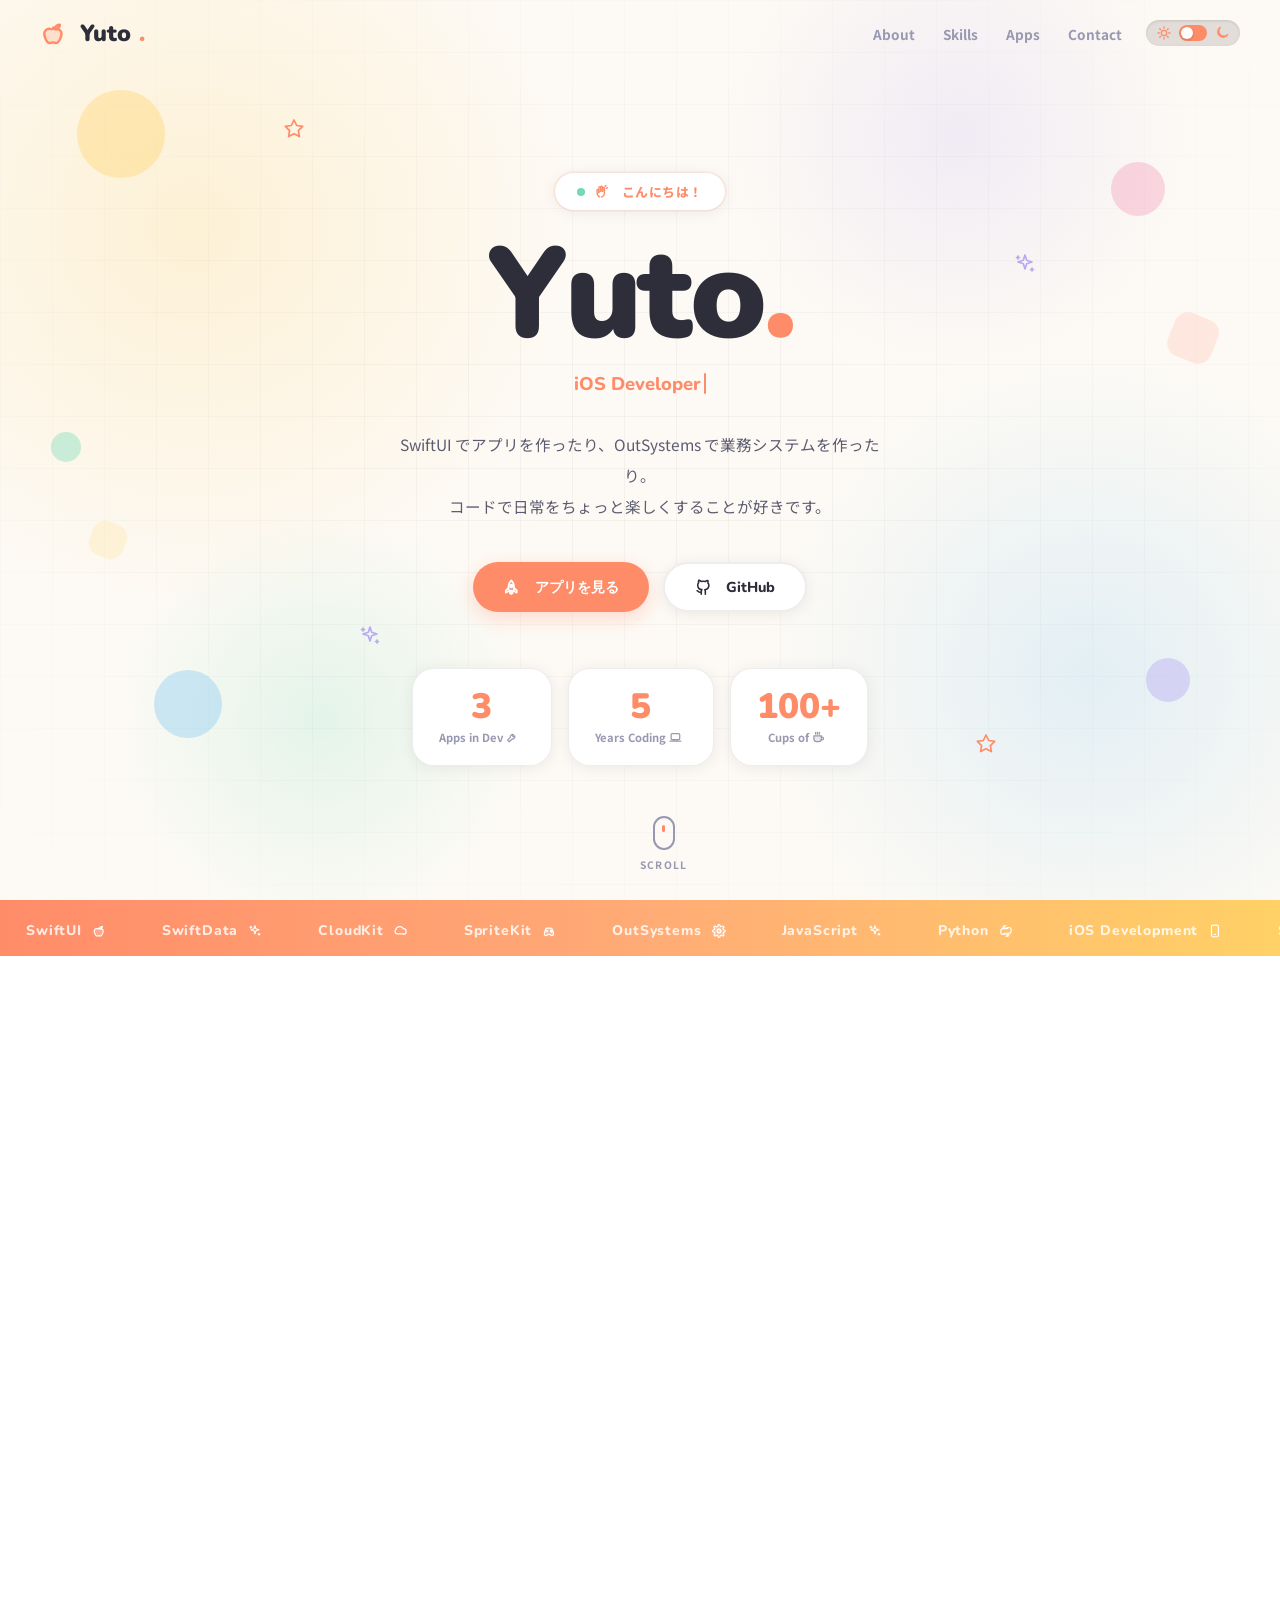
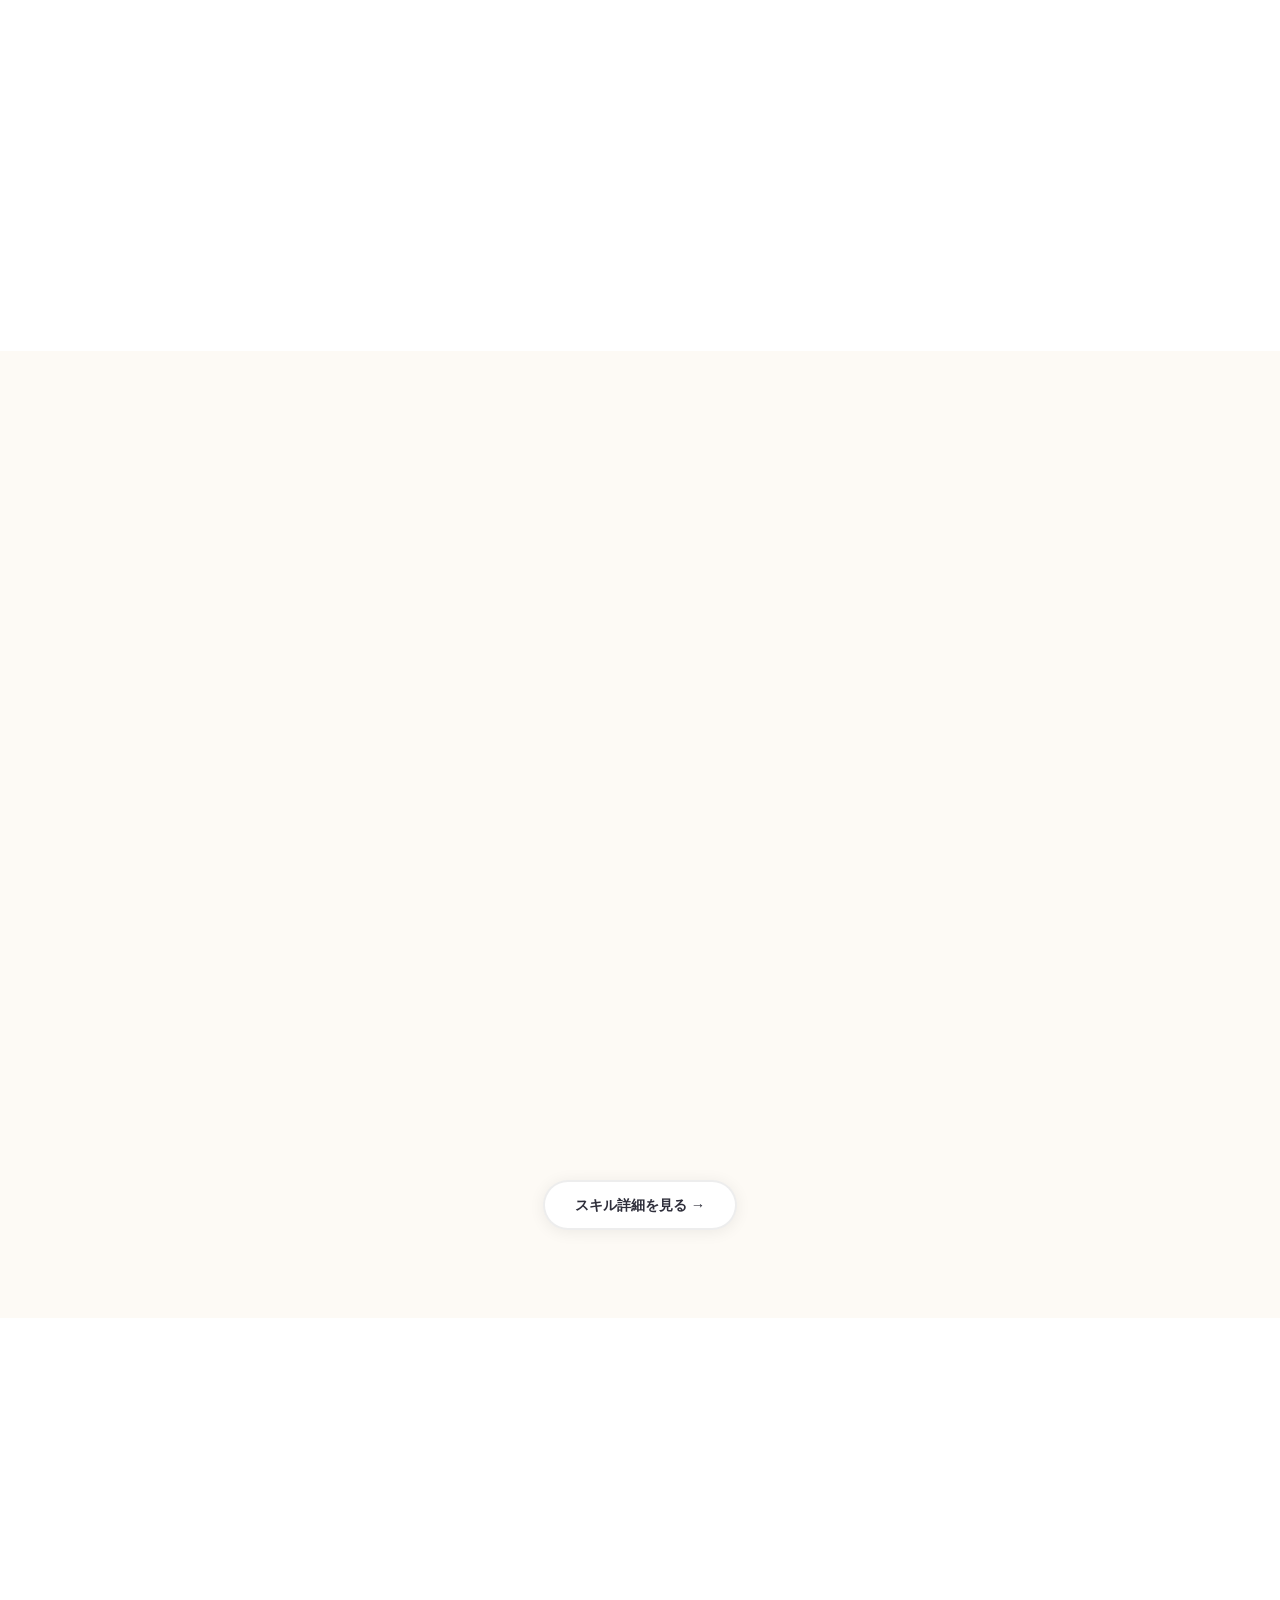
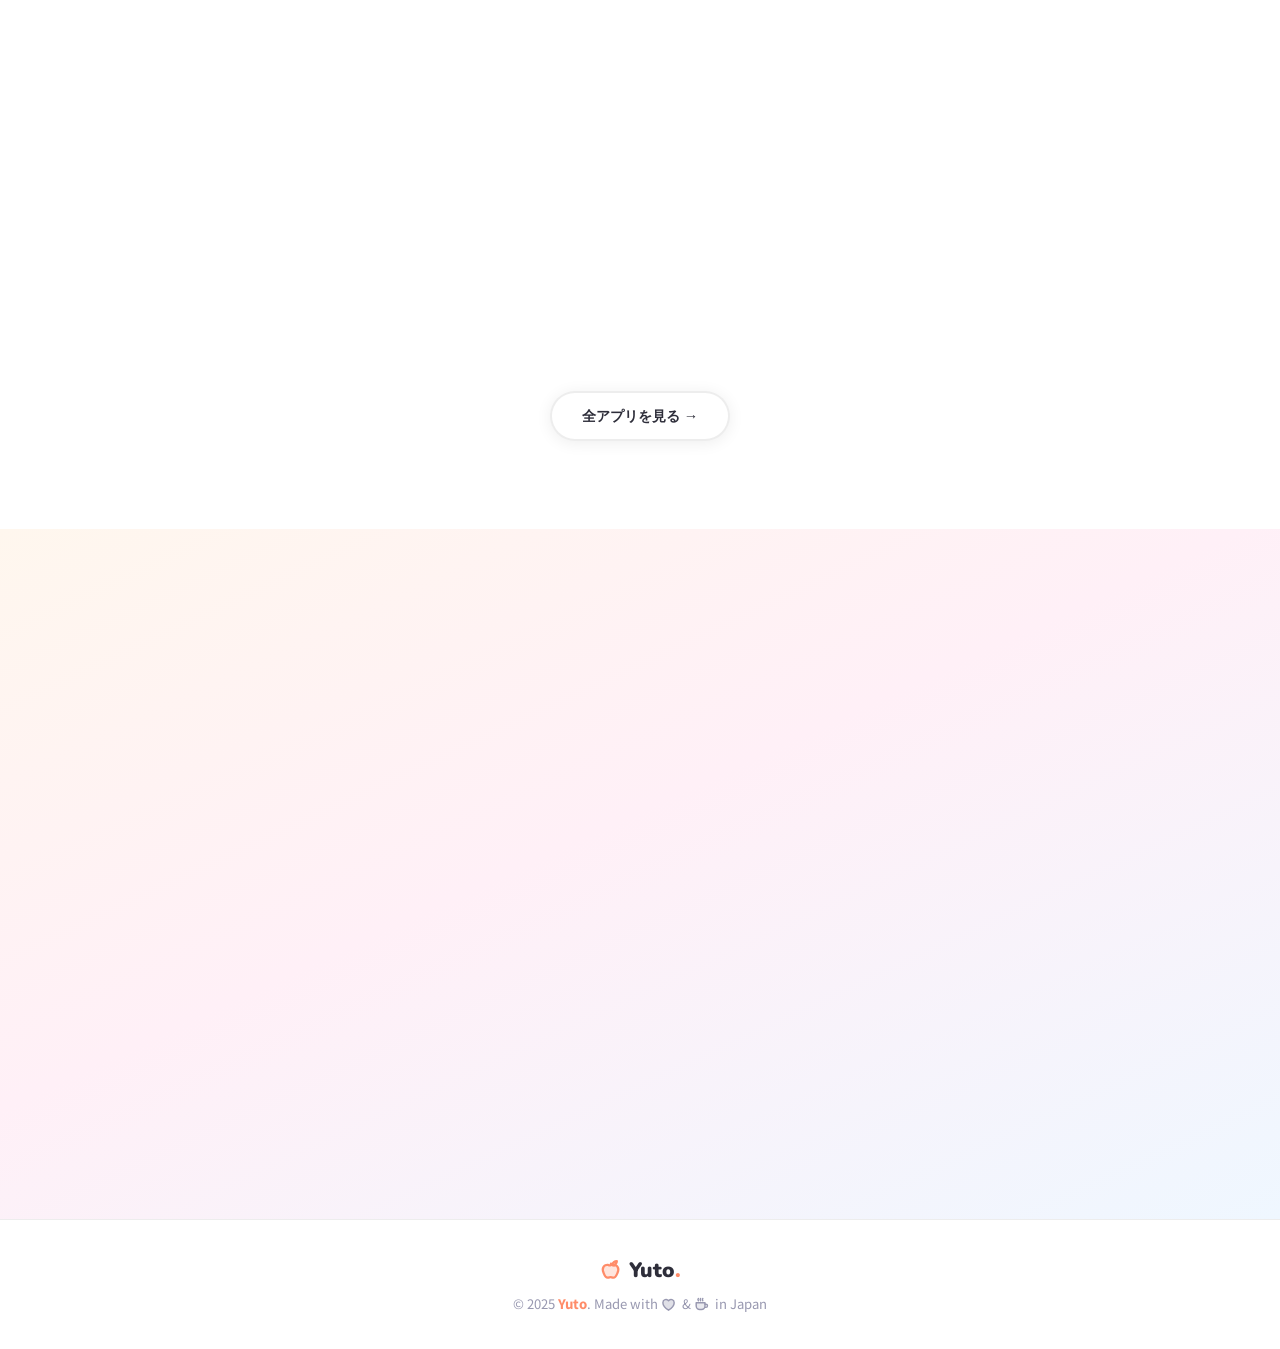
<file: index.html>
<!DOCTYPE html>
<html lang="ja">
<head>
<meta charset="UTF-8"/>
<meta http-equiv="refresh" content="0; url=./home/"/>
<link rel="canonical" href="./home/"/>
<title>Yuto's Portfolio 🍎</title>
</head>
<body>
<p>Redirecting to <a href="./home/">./home/</a>…</p>
</body>
</html>
</file>
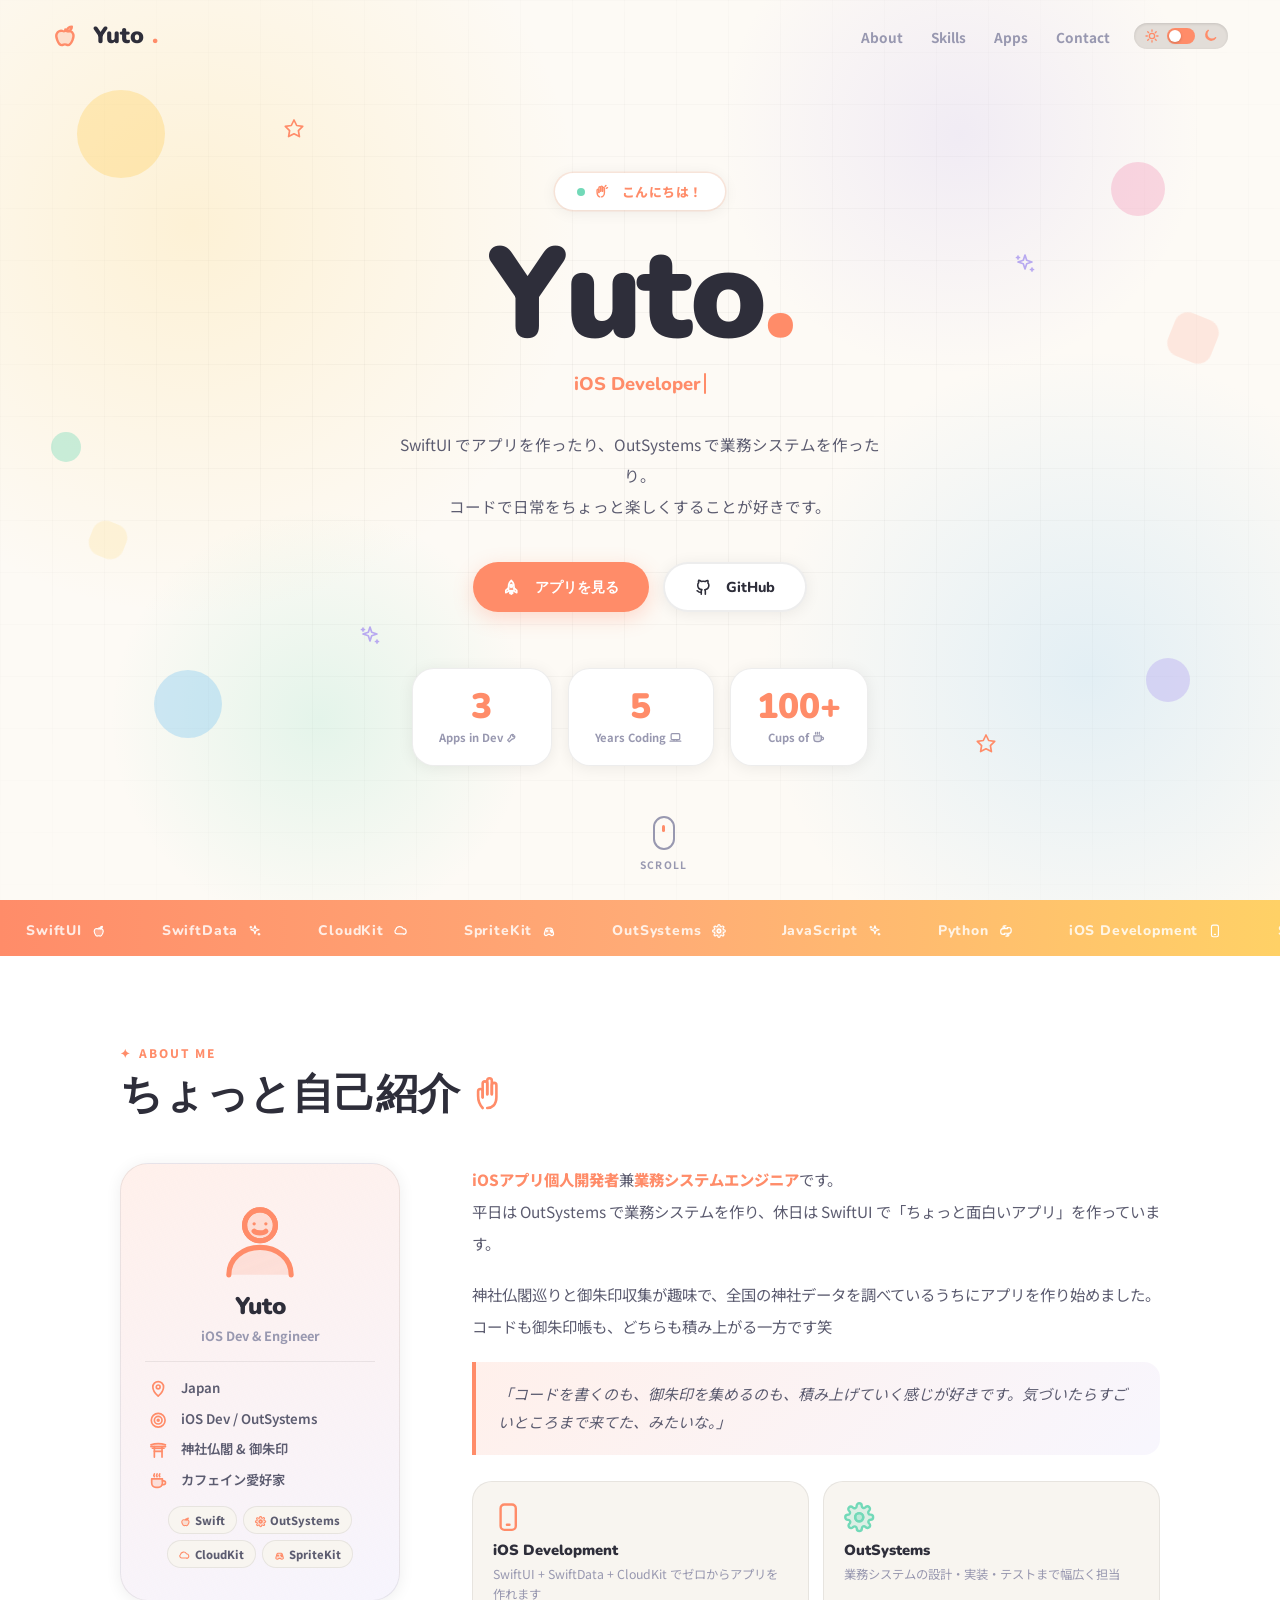
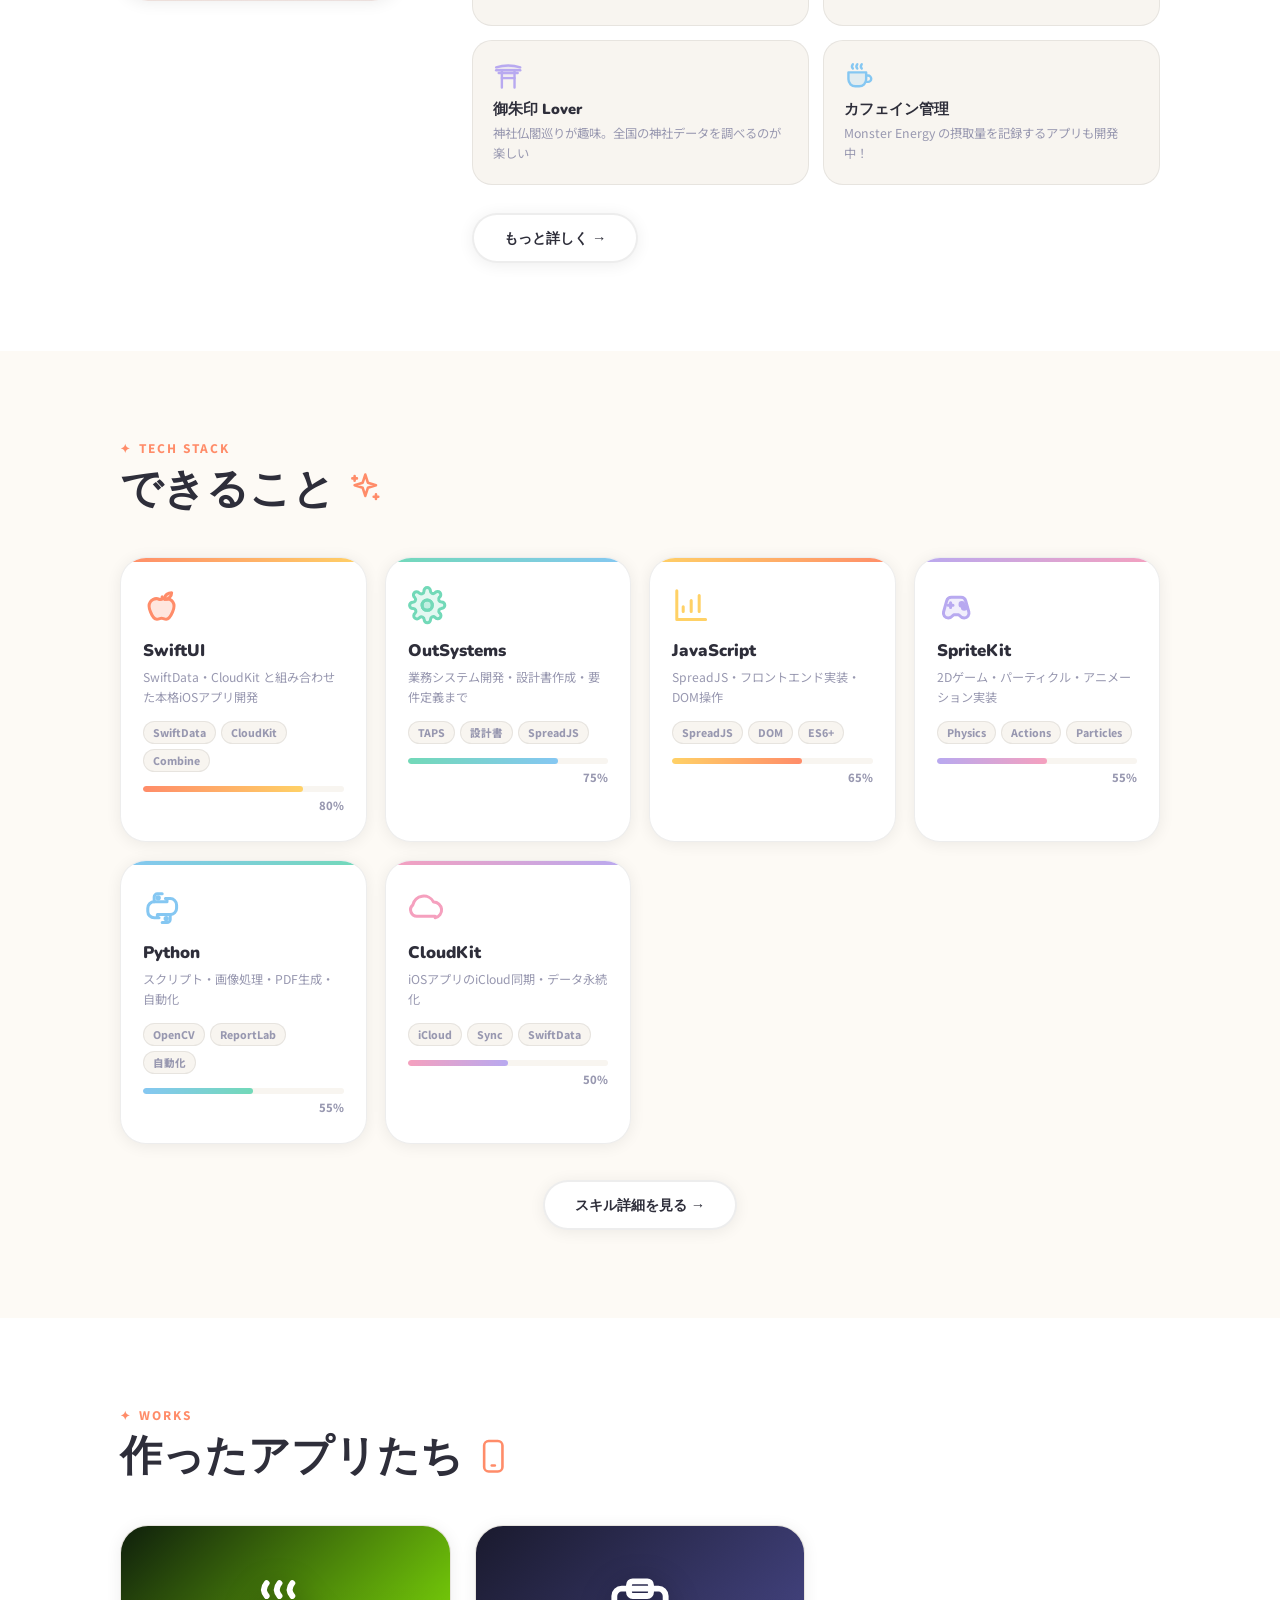
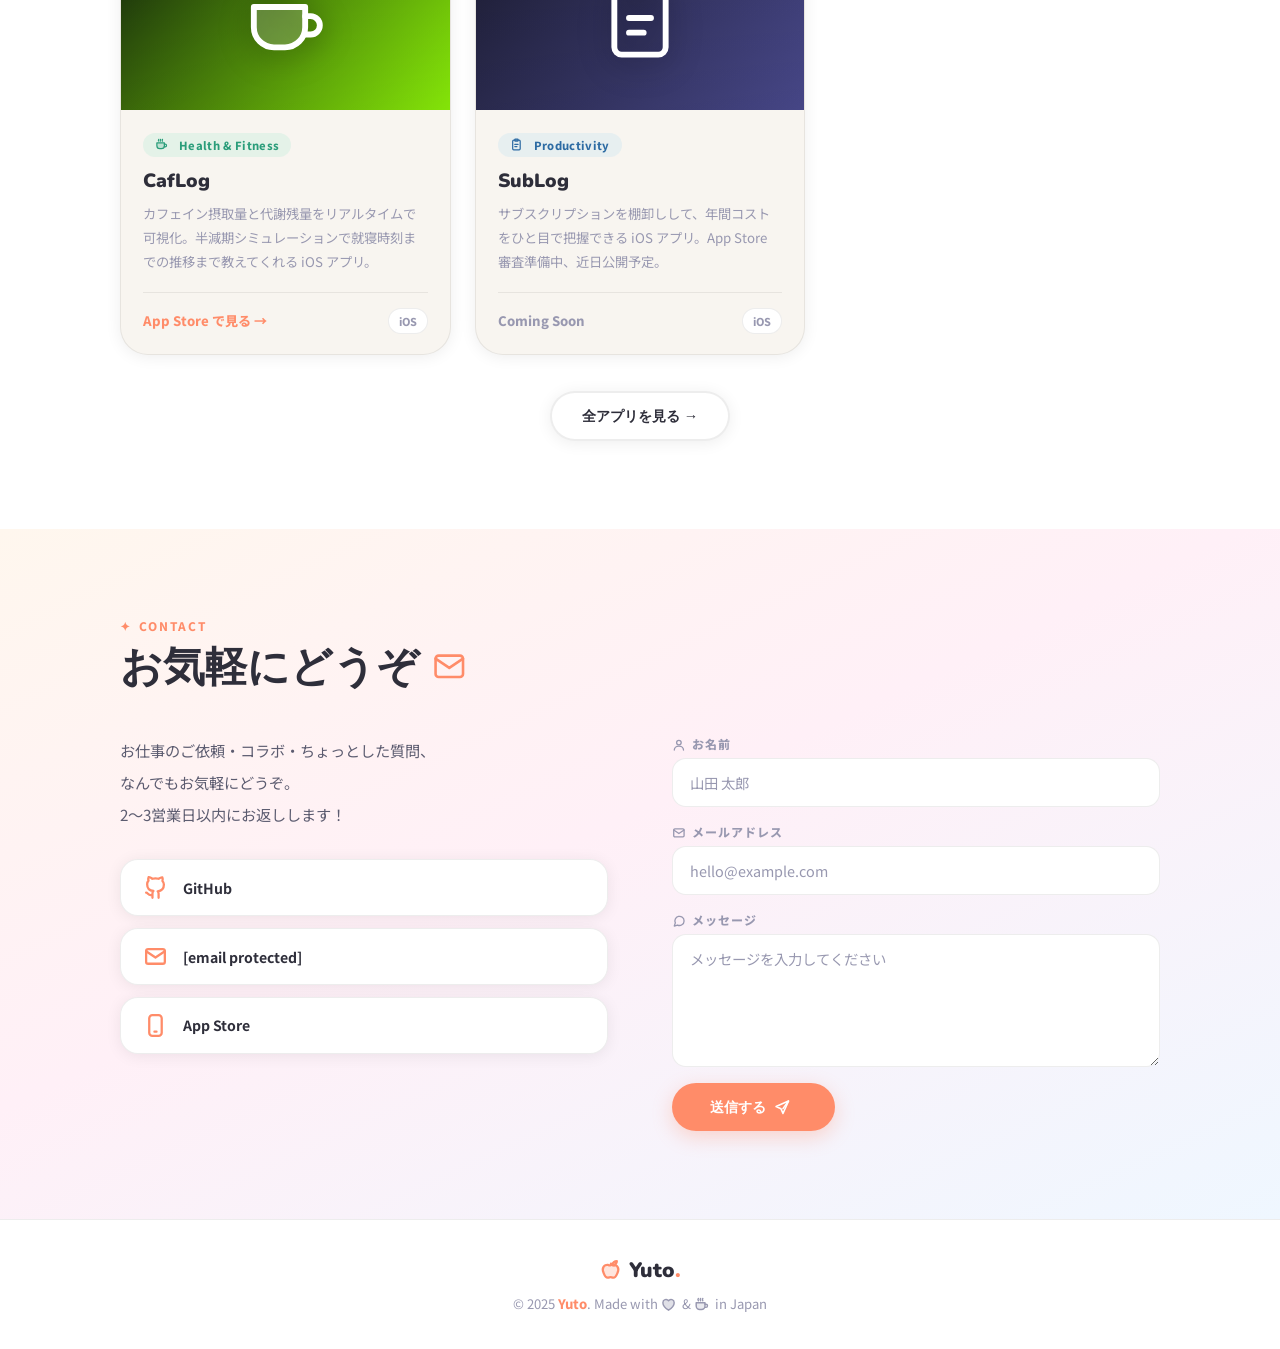
<file: home/index.html>
<!DOCTYPE html>
<html lang="ja" data-theme="light">
<head>
<meta charset="UTF-8"/>
<meta name="viewport" content="width=device-width,initial-scale=1.0"/>
<title>Yuto's Portfolio</title>
<link rel="preconnect" href="https://fonts.googleapis.com"/>
<link rel="preconnect" href="https://fonts.gstatic.com" crossorigin/>
<link href="https://fonts.googleapis.com/css2?family=Nunito:wght@400;600;700;800;900&family=Noto+Sans+JP:wght@400;500;700&family=JetBrains+Mono:wght@700&display=swap" rel="stylesheet"/>
<link rel="stylesheet" href="style.css"/>
</head>
<body>

<!-- ═══ NAV ═══════════════════════════════════════ -->
<nav id="nav">
  <button class="nav-logo" onclick="showPage('home')">
    <span class="logo-emoji ic" data-icon="apple"></span>Yuto<span>.</span>
  </button>
  <div class="nav-right">
    <ul>
      <li><a id="nav-about"  onclick="showPage('about')"  href="#">About</a></li>
      <li><a id="nav-skills" onclick="showPage('skills')" href="#">Skills</a></li>
      <li><a id="nav-apps"   onclick="showPage('apps')"   href="#">Apps</a></li>
      <li><a id="nav-contact"onclick="showPage('contact')" href="#">Contact</a></li>
    </ul>
    <button class="theme-toggle" id="themeToggle">
      <span class="ic theme-ic" data-icon="sun"></span>
      <div class="toggle-pill"></div>
      <span class="ic theme-ic" data-icon="moon"></span>
    </button>
  </div>
</nav>

<!-- ═══════════════════════════════════════════════
     PAGE: HOME
═══════════════════════════════════════════════ -->
<div id="page-home" class="page active">

  <!-- HERO -->
  <section id="hero">
    <div class="hero-grid"></div>
    <div class="deco dc dc1"></div><div class="deco dc dc2"></div>
    <div class="deco dc dc3"></div><div class="deco dc dc4"></div><div class="deco dc dc5"></div>
    <div class="deco ds ds1"></div><div class="deco ds ds2"></div>
    <div class="dst dst1 ic" data-icon="star"></div><div class="dst dst2 ic" data-icon="sparkle"></div>
    <div class="dst dst3 ic" data-icon="sparkle"></div><div class="dst dst4 ic" data-icon="star"></div>
    <div class="hero-inner">
      <div class="hero-badge"><div class="badge-dot"></div><span class="ic inline-ic" data-icon="wave"></span>こんにちは！</div>
      <h1 class="hero-name" id="heroName"></h1>
      <div class="hero-typing-wrap">
        <div class="hero-typing"><span id="typingText"></span><span class="typing-cursor"></span></div>
      </div>
      <p class="hero-desc">SwiftUI でアプリを作ったり、OutSystems で業務システムを作ったり。<br>コードで日常をちょっと楽しくすることが好きです。</p>
      <div class="hero-btns">
        <button onclick="showPage('apps')" class="btn btn-primary btn-shine"><span class="ic inline-ic" data-icon="rocket"></span>アプリを見る</button>
        <a href="https://github.com/yuto1201" target="_blank" rel="noopener" class="btn btn-outline btn-shine"><span class="ic inline-ic" data-icon="github"></span>GitHub</a>
      </div>
      <div class="hero-stats">
        <div class="stat"><div class="stat-num" data-target="3">0</div><div class="stat-label">Apps in Dev <span class="ic inline-ic" data-icon="wrench"></span></div></div>
        <div class="stat"><div class="stat-num" data-target="5">0</div><div class="stat-label">Years Coding <span class="ic inline-ic" data-icon="laptop"></span></div></div>
        <div class="stat"><div class="stat-num" data-target="100">0</div><div class="stat-label">Cups of <span class="ic inline-ic" data-icon="coffee"></span></div></div>
      </div>
    </div>
    <div class="scroll-hint">
      <div class="scroll-mouse"><div class="scroll-wheel"></div></div>
      <span class="scroll-label">scroll</span>
    </div>
  </section>

  <!-- MARQUEE -->
  <div class="marquee-wrap"><div class="marquee-track">
    <span class="marquee-item">SwiftUI <span class="mi ic" data-icon="apple"></span></span>
    <span class="marquee-item">SwiftData <span class="mi ic" data-icon="sparkle"></span></span>
    <span class="marquee-item">CloudKit <span class="mi ic" data-icon="cloud"></span></span>
    <span class="marquee-item">SpriteKit <span class="mi ic" data-icon="gamepad"></span></span>
    <span class="marquee-item">OutSystems <span class="mi ic" data-icon="gear"></span></span>
    <span class="marquee-item">JavaScript <span class="mi ic" data-icon="sparkle"></span></span>
    <span class="marquee-item">Python <span class="mi ic" data-icon="python"></span></span>
    <span class="marquee-item">iOS Development <span class="mi ic" data-icon="phone"></span></span>
    <span class="marquee-item">SwiftUI <span class="mi ic" data-icon="apple"></span></span>
    <span class="marquee-item">SwiftData <span class="mi ic" data-icon="sparkle"></span></span>
    <span class="marquee-item">CloudKit <span class="mi ic" data-icon="cloud"></span></span>
    <span class="marquee-item">SpriteKit <span class="mi ic" data-icon="gamepad"></span></span>
    <span class="marquee-item">OutSystems <span class="mi ic" data-icon="gear"></span></span>
    <span class="marquee-item">JavaScript <span class="mi ic" data-icon="sparkle"></span></span>
    <span class="marquee-item">Python <span class="mi ic" data-icon="python"></span></span>
    <span class="marquee-item">iOS Development <span class="mi ic" data-icon="phone"></span></span>
  </div></div>

  <!-- ABOUT SNIPPET -->
  <section id="home-about" class="section-wrap">
    <div class="inner">
      <p class="eyebrow rv">About Me</p>
      <h2 class="stitle rv">ちょっと自己紹介 <em class="ic em-ic" data-icon="hand"></em></h2>
      <div class="about-layout">
        <div class="rv-l">
          <div class="avatar-card">
            <span class="avatar-emoji ic" data-icon="devPerson"></span>
            <div class="avatar-name">Yuto</div>
            <div class="avatar-role">iOS Dev &amp; Engineer</div>
            <hr class="avatar-divider"/>
            <div class="avatar-facts">
              <div class="fact-row"><span class="fact-icon ic" data-icon="pin"></span><span class="fact-val">Japan</span></div>
              <div class="fact-row"><span class="fact-icon ic" data-icon="target"></span><span class="fact-val">iOS Dev / OutSystems</span></div>
              <div class="fact-row"><span class="fact-icon ic" data-icon="shrine"></span><span class="fact-val">神社仏閣 &amp; 御朱印</span></div>
              <div class="fact-row"><span class="fact-icon ic" data-icon="coffee"></span><span class="fact-val">カフェイン愛好家</span></div>
            </div>
            <div class="avatar-badges">
              <span class="av-badge"><span class="ic inline-ic" data-icon="apple"></span>Swift</span><span class="av-badge"><span class="ic inline-ic" data-icon="gear"></span>OutSystems</span>
              <span class="av-badge"><span class="ic inline-ic" data-icon="cloud"></span>CloudKit</span><span class="av-badge"><span class="ic inline-ic" data-icon="gamepad"></span>SpriteKit</span>
            </div>
          </div>
        </div>
        <div class="about-content rv-r">
          <p><strong>iOSアプリ個人開発者</strong>兼<strong>業務システムエンジニア</strong>です。<br>平日は OutSystems で業務システムを作り、休日は SwiftUI で「ちょっと面白いアプリ」を作っています。</p>
          <p>神社仏閣巡りと御朱印収集が趣味で、全国の神社データを調べているうちにアプリを作り始めました。<br>コードも御朱印帳も、どちらも積み上がる一方です笑</p>
          <div class="about-quote">「コードを書くのも、御朱印を集めるのも、積み上げていく感じが好きです。気づいたらすごいところまで来てた、みたいな。」</div>
          <div class="story-cards">
            <div class="story-card rv-pop" style="transition-delay:.05s"><span class="story-card-icon ic" data-icon="phone"></span><div class="story-card-title">iOS Development</div><div class="story-card-desc">SwiftUI + SwiftData + CloudKit でゼロからアプリを作れます</div></div>
            <div class="story-card rv-pop" style="transition-delay:.1s"><span class="story-card-icon ic" data-icon="gear"></span><div class="story-card-title">OutSystems</div><div class="story-card-desc">業務システムの設計・実装・テストまで幅広く担当</div></div>
            <div class="story-card rv-pop" style="transition-delay:.15s"><span class="story-card-icon ic" data-icon="shrine"></span><div class="story-card-title">御朱印 Lover</div><div class="story-card-desc">神社仏閣巡りが趣味。全国の神社データを調べるのが楽しい</div></div>
            <div class="story-card rv-pop" style="transition-delay:.2s"><span class="story-card-icon ic" data-icon="coffee"></span><div class="story-card-title">カフェイン管理</div><div class="story-card-desc">Monster Energy の摂取量を記録するアプリも開発中！</div></div>
          </div>
          <div style="margin-top:28px"><button onclick="showPage('about')" class="btn btn-outline">もっと詳しく →</button></div>
        </div>
      </div>
    </div>
  </section>

  <!-- SKILLS SNIPPET -->
  <section id="home-skills" class="section-wrap">
    <div class="inner">
      <p class="eyebrow rv">Tech Stack</p>
      <h2 class="stitle rv">できること <em class="ic em-ic" data-icon="sparkle"></em></h2>
      <div class="skills-grid">
        <div class="skill-card sc-peach rv" style="transition-delay:.04s"><span class="skill-icon ic" data-icon="apple"></span><div class="skill-name">SwiftUI</div><div class="skill-desc">SwiftData・CloudKit と組み合わせた本格iOSアプリ開発</div><div class="skill-tags"><span class="skill-tag">SwiftData</span><span class="skill-tag">CloudKit</span><span class="skill-tag">Combine</span></div><div class="skill-bar-wrap"><div class="skill-bar" data-width="80" style="background:linear-gradient(90deg,#FF8C69,#FFD166)"></div></div><div class="skill-pct">80%</div></div>
        <div class="skill-card sc-mint rv" style="transition-delay:.08s"><span class="skill-icon ic" data-icon="gear"></span><div class="skill-name">OutSystems</div><div class="skill-desc">業務システム開発・設計書作成・要件定義まで</div><div class="skill-tags"><span class="skill-tag">TAPS</span><span class="skill-tag">設計書</span><span class="skill-tag">SpreadJS</span></div><div class="skill-bar-wrap"><div class="skill-bar" data-width="75" style="background:linear-gradient(90deg,#72D9B8,#85C7F2)"></div></div><div class="skill-pct">75%</div></div>
        <div class="skill-card sc-yellow rv" style="transition-delay:.12s"><span class="skill-icon ic" data-icon="chart"></span><div class="skill-name">JavaScript</div><div class="skill-desc">SpreadJS・フロントエンド実装・DOM操作</div><div class="skill-tags"><span class="skill-tag">SpreadJS</span><span class="skill-tag">DOM</span><span class="skill-tag">ES6+</span></div><div class="skill-bar-wrap"><div class="skill-bar" data-width="65" style="background:linear-gradient(90deg,#FFD166,#FF8C69)"></div></div><div class="skill-pct">65%</div></div>
        <div class="skill-card sc-lav rv" style="transition-delay:.16s"><span class="skill-icon ic" data-icon="gamepad"></span><div class="skill-name">SpriteKit</div><div class="skill-desc">2Dゲーム・パーティクル・アニメーション実装</div><div class="skill-tags"><span class="skill-tag">Physics</span><span class="skill-tag">Actions</span><span class="skill-tag">Particles</span></div><div class="skill-bar-wrap"><div class="skill-bar" data-width="55" style="background:linear-gradient(90deg,#B8A9F0,#F5A0BE)"></div></div><div class="skill-pct">55%</div></div>
        <div class="skill-card sc-sky rv" style="transition-delay:.2s"><span class="skill-icon ic" data-icon="python"></span><div class="skill-name">Python</div><div class="skill-desc">スクリプト・画像処理・PDF生成・自動化</div><div class="skill-tags"><span class="skill-tag">OpenCV</span><span class="skill-tag">ReportLab</span><span class="skill-tag">自動化</span></div><div class="skill-bar-wrap"><div class="skill-bar" data-width="55" style="background:linear-gradient(90deg,#85C7F2,#72D9B8)"></div></div><div class="skill-pct">55%</div></div>
        <div class="skill-card sc-pink rv" style="transition-delay:.24s"><span class="skill-icon ic" data-icon="cloud"></span><div class="skill-name">CloudKit</div><div class="skill-desc">iOSアプリのiCloud同期・データ永続化</div><div class="skill-tags"><span class="skill-tag">iCloud</span><span class="skill-tag">Sync</span><span class="skill-tag">SwiftData</span></div><div class="skill-bar-wrap"><div class="skill-bar" data-width="50" style="background:linear-gradient(90deg,#F5A0BE,#B8A9F0)"></div></div><div class="skill-pct">50%</div></div>
      </div>
      <div style="margin-top:36px;text-align:center"><button onclick="showPage('skills')" class="btn btn-outline">スキル詳細を見る →</button></div>
    </div>
  </section>

  <!-- APPS SNIPPET -->
  <section id="home-apps" class="section-wrap">
    <div class="inner">
      <p class="eyebrow rv">Works</p>
      <h2 class="stitle rv">作ったアプリたち <em class="ic em-ic" data-icon="phone"></em></h2>
      <div class="apps-grid">
        <div class="app-card rv" style="transition-delay:.04s">
          <div class="app-thumb"><div class="app-thumb-bg" style="background:linear-gradient(135deg,#0F1F0C,#8CF208)"></div><div class="app-thumb-overlay"></div><span class="app-thumb-emoji ic" data-icon="coffee"></span></div>
          <div class="app-body"><span class="app-tag-pill" style="background:rgba(114,217,184,.15);color:#2a9d7a"><span class="ic inline-ic" data-icon="coffee"></span>Health &amp; Fitness</span><div class="app-name">CafLog</div><div class="app-desc">カフェイン摂取量と代謝残量をリアルタイムで可視化。半減期シミュレーションで就寝時刻までの推移まで教えてくれる iOS アプリ。</div><div class="app-footer"><a href="https://apps.apple.com/us/app/caflog/id6760961086" target="_blank" rel="noopener" class="app-link">App Store で見る →</a><span class="app-platform">iOS</span></div></div>
        </div>
        <div class="app-card rv" style="transition-delay:.08s">
          <div class="app-thumb"><div class="app-thumb-bg" style="background:linear-gradient(135deg,#1a1a2e,#4a4a8e)"></div><div class="app-thumb-overlay"></div><span class="app-thumb-emoji ic" data-icon="clipboard"></span></div>
          <div class="app-body"><span class="app-tag-pill" style="background:rgba(133,199,242,.15);color:#2d6ba3"><span class="ic inline-ic" data-icon="clipboard"></span>Productivity</span><div class="app-name">SubLog</div><div class="app-desc">サブスクリプションを棚卸しして、年間コストをひと目で把握できる iOS アプリ。App Store 審査準備中、近日公開予定。</div><div class="app-footer"><span class="app-link" style="color:var(--muted)">Coming Soon</span><span class="app-platform">iOS</span></div></div>
        </div>
      </div>
      <div style="margin-top:36px;text-align:center"><button onclick="showPage('apps')" class="btn btn-outline">全アプリを見る →</button></div>
    </div>
  </section>

  <!-- CONTACT -->
  <section id="home-contact" class="section-wrap">
    <div class="inner">
      <p class="eyebrow rv">Contact</p>
      <h2 class="stitle rv">お気軽にどうぞ <em class="ic em-ic" data-icon="mail"></em></h2>
      <div class="contact-layout">
        <div class="rv-l">
          <div class="contact-intro"><p>お仕事のご依頼・コラボ・ちょっとした質問、<br>なんでもお気軽にどうぞ。<br>2〜3営業日以内にお返しします！</p></div>
          <div class="contact-links">
            <a href="https://github.com/yuto1201" target="_blank" rel="noopener" class="c-link"><span class="c-icon ic" data-icon="github"></span><span>GitHub</span></a>
            <a href="/cdn-cgi/l/email-protection#c9b0a6bcbb89aca4a8a0a5e7aaa6a4" class="c-link"><span class="c-icon ic" data-icon="mail"></span><span><span class="__cf_email__" data-cfemail="ef96809a9daf8a828e8683c18c8082">[email&#160;protected]</span></span></a>
            <a href="https://apps.apple.com/" target="_blank" class="c-link"><span class="c-icon ic" data-icon="phone"></span><span>App Store</span></a>
          </div>
        </div>
        <div class="form rv-r">
          <div class="form-row"><label><span class="ic inline-ic" data-icon="user"></span>お名前</label><input type="text" placeholder="山田 太郎"/></div>
          <div class="form-row"><label><span class="ic inline-ic" data-icon="mail"></span>メールアドレス</label><input type="email" placeholder="hello@example.com"/></div>
          <div class="form-row"><label><span class="ic inline-ic" data-icon="chat"></span>メッセージ</label><textarea rows="5" placeholder="メッセージを入力してください"></textarea></div>
          <button class="btn-send">送信する<span class="ic inline-ic" data-icon="paperPlane"></span></button>
        </div>
      </div>
    </div>
  </section>

  <footer><span class="footer-logo" onclick="showPage('home')"><span class="ic inline-ic" data-icon="apple"></span>Yuto<span>.</span></span><p>© 2025 <a href="#" onclick="showPage('home')">Yuto</a>. Made with <span class="ic inline-ic" data-icon="heart"></span>&amp; <span class="ic inline-ic" data-icon="coffee"></span>in Japan</p></footer>
</div>

<!-- ═══════════════════════════════════════════════
     PAGE: ABOUT
═══════════════════════════════════════════════ -->
<div id="page-about" class="page">
  <div class="page-hero" style="background:radial-gradient(circle 520px at 15% 30%,rgba(255,209,102,.2) 0%,transparent 65%),radial-gradient(circle 420px at 85% 70%,rgba(245,160,190,.18) 0%,transparent 65%),var(--bg)">
    <div class="ph-deco phd-a1"></div><div class="ph-deco phd-a2"></div><div class="ph-deco phd-a3"></div>
    <div class="page-hero-inner">
      <div class="page-eyebrow"><span class="ic inline-ic" data-icon="hand"></span>Profile</div>
      <h1 class="page-title">About<span class="dot">.</span></h1>
      <p class="page-desc">iOSアプリを作りながら業務システムを開発する、<br>ちょっと変なエンジニアのプロフィールです。</p>
    </div>
  </div>

  <section class="section-wrap" style="background:var(--bg2)">
    <div class="inner">
      <div class="about-layout">
        <div class="rv-l">
          <div class="avatar-card">
            <span class="avatar-emoji ic" data-icon="devPerson"></span>
            <div class="avatar-name">Yuto</div>
            <div class="avatar-role">iOS Dev &amp; Engineer</div>
            <hr class="avatar-divider"/>
            <div class="avatar-facts">
              <div class="fact-row"><span class="fact-icon ic" data-icon="pin"></span><span class="fact-val">Japan</span></div>
              <div class="fact-row"><span class="fact-icon ic" data-icon="briefcase"></span><span class="fact-val">iOS Developer / Systems Engineer</span></div>
              <div class="fact-row"><span class="fact-icon ic" data-icon="shrine"></span><span class="fact-val">神社仏閣 &amp; 御朱印収集</span></div>
              <div class="fact-row"><span class="fact-icon ic" data-icon="coffee"></span><span class="fact-val">カフェイン愛好家（Monster Energy）</span></div>
              <div class="fact-row"><span class="fact-icon ic" data-icon="book"></span><span class="fact-val">基本情報技術者 勉強中</span></div>
            </div>
            <div class="avatar-badges">
              <span class="av-badge"><span class="ic inline-ic" data-icon="apple"></span>Swift</span><span class="av-badge"><span class="ic inline-ic" data-icon="gear"></span>OutSystems</span>
              <span class="av-badge"><span class="ic inline-ic" data-icon="cloud"></span>CloudKit</span><span class="av-badge"><span class="ic inline-ic" data-icon="gamepad"></span>SpriteKit</span>
              <span class="av-badge"><span class="ic inline-ic" data-icon="python"></span>Python</span><span class="av-badge"><span class="ic inline-ic" data-icon="chart"></span>JavaScript</span>
            </div>
          </div>
        </div>
        <div class="about-content rv-r">
          <p class="eyebrow">My Story</p>
          <p><strong>iOSアプリ個人開発者</strong>兼<strong>業務システムエンジニア</strong>です。平日は OutSystems で業務システムを設計・開発し、休日は SwiftUI で個人アプリを作っています。</p>
          <p>もともとは神社仏閣巡りが趣味で、御朱印を集めていました。「記録するアプリが欲しい」と思ったのがきっかけで Swift を学び始め、気がつけばアプリ開発が趣味になっていました。</p>
          <div class="about-quote">「コードを書くのも、御朱印を集めるのも、積み上げていく感じが好きです。どちらも続けていると、気づいたらすごいところまで来てた、みたいな。」</div>
          <p>現在は SwiftUI + SwiftData + CloudKit を使ったアプリを複数並行して開発中。基本情報技術者試験の勉強もしながら、エンジニアとしてスキルアップを目指しています。</p>
        </div>
      </div>
    </div>
  </section>

  <section class="section-wrap" style="background:var(--bg)">
    <div class="inner">
      <p class="eyebrow rv">Journey</p>
      <h2 class="stitle rv">これまでの歩み <em class="ic em-ic" data-icon="calendar"></em></h2>
      <div class="timeline">
        <div class="tl-item rv" style="transition-delay:.04s"><div class="tl-dot ic" data-icon="sprout"></div><div class="tl-content"><div class="tl-year">Start</div><div class="tl-title">プログラミングとの出会い</div><div class="tl-desc">業務の中でコードに触れ、システム開発の面白さに気づく。OutSystems を使った業務システム開発を担当し始める。</div></div></div>
        <div class="tl-item rv" style="transition-delay:.1s"><div class="tl-dot ic" data-icon="shrine"></div><div class="tl-content"><div class="tl-year">趣味がきっかけ</div><div class="tl-title">神社仏閣巡り → iOS 開発へ</div><div class="tl-desc">御朱印を記録するアプリが欲しくて Swift を独学で学び始める。SwiftUI の書き心地に感動して、本格的に iOS 開発にのめり込む。</div></div></div>
        <div class="tl-item rv" style="transition-delay:.16s"><div class="tl-dot ic" data-icon="phone"></div><div class="tl-content"><div class="tl-year">アプリ開発</div><div class="tl-title">複数アプリを並行開発中</div><div class="tl-desc">カフェイン管理・御朱印収集・ポモドーロなど複数アプリを企画・開発中。SwiftData・CloudKit・SpriteKit を積極的に活用。</div></div></div>
        <div class="tl-item rv" style="transition-delay:.22s"><div class="tl-dot ic" data-icon="book"></div><div class="tl-content"><div class="tl-year">Now</div><div class="tl-title">さらなるスキルアップ</div><div class="tl-desc">基本情報技術者試験の学習に取り組みながら、アプリ開発・業務システム開発を継続中。</div></div></div>
      </div>
    </div>
  </section>

  <section class="section-wrap" style="background:var(--bg2)">
    <div class="inner">
      <p class="eyebrow rv">Interests</p>
      <h2 class="stitle rv">趣味・好きなこと <em class="ic em-ic" data-icon="palette"></em></h2>
      <div class="hobby-grid">
        <div class="hobby-card rv-pop" style="transition-delay:.04s"><span class="hobby-icon ic" data-icon="shrine"></span><div class="hobby-name">神社仏閣巡り</div><div class="hobby-desc">全国の神社・お寺を訪れ御朱印を集めるのが好き。アプリ開発のきっかけにもなった趣味</div></div>
        <div class="hobby-card rv-pop" style="transition-delay:.09s"><span class="hobby-icon ic" data-icon="phone"></span><div class="hobby-name">iOS アプリ開発</div><div class="hobby-desc">SwiftUI + SwiftData + CloudKit でアプリをゼロから作ること。アイデアをカタチにする瞬間が好き</div></div>
        <div class="hobby-card rv-pop" style="transition-delay:.14s"><span class="hobby-icon ic" data-icon="coffee"></span><div class="hobby-name">カフェイン管理</div><div class="hobby-desc">Monster Energy が好きすぎて、摂取量を記録するアプリを作ってしまった</div></div>
        <div class="hobby-card rv-pop" style="transition-delay:.19s"><span class="hobby-icon ic" data-icon="flower"></span><div class="hobby-name">ポモドーロ</div><div class="hobby-desc">花が育つポモドーロタイマーアプリを開発中。集中するたびに花が咲く癒やし系</div></div>
        <div class="hobby-card rv-pop" style="transition-delay:.24s"><span class="hobby-icon ic" data-icon="book"></span><div class="hobby-name">IT 資格学習</div><div class="hobby-desc">基本情報技術者試験に向けて勉強中。AI との対話クイズ形式が楽しい</div></div>
        <div class="hobby-card rv-pop" style="transition-delay:.29s"><span class="hobby-icon ic" data-icon="robot"></span><div class="hobby-name">AI 活用</div><div class="hobby-desc">Claude を使った設計・仕様作成 → Claude Code で実装という開発ワークフローを実践中</div></div>
      </div>
    </div>
  </section>

  <div class="cta-section cta-orange rv">
    <span class="cta-emoji ic" data-icon="chat"></span>
    <div class="cta-title">一緒に何か作りませんか？</div>
    <p class="cta-desc">お仕事のご依頼・コラボ・ちょっとした質問、なんでもどうぞ！</p>
    <div class="cta-btns"><button onclick="showPage('contact')" class="btn btn-primary"><span class="ic inline-ic" data-icon="mail"></span>お問い合わせ</button><button onclick="showPage('apps')" class="btn btn-outline"><span class="ic inline-ic" data-icon="phone"></span>アプリを見る</button></div>
  </div>
  <footer><span class="footer-logo" onclick="showPage('home')"><span class="ic inline-ic" data-icon="apple"></span>Yuto<span>.</span></span><p>© 2025 <a href="#" onclick="showPage('home')">Yuto</a>. Made with <span class="ic inline-ic" data-icon="heart"></span>&amp; <span class="ic inline-ic" data-icon="coffee"></span>in Japan</p></footer>
</div>

<!-- ═══════════════════════════════════════════════
     PAGE: SKILLS
═══════════════════════════════════════════════ -->
<div id="page-skills" class="page">
  <div class="page-hero" style="background:radial-gradient(circle 500px at 20% 30%,rgba(114,217,184,.2) 0%,transparent 65%),radial-gradient(circle 420px at 80% 70%,rgba(133,199,242,.2) 0%,transparent 65%),var(--bg)">
    <div class="ph-deco phd-a1" style="background:rgba(114,217,184,.35)"></div>
    <div class="ph-deco phd-a2" style="background:rgba(133,199,242,.4)"></div>
    <div class="ph-deco phd-a3" style="background:rgba(184,169,240,.35)"></div>
    <div class="page-hero-inner">
      <div class="page-eyebrow"><span class="ic inline-ic" data-icon="sparkle"></span>Tech Stack</div>
      <h1 class="page-title">Skills<span class="dot">.</span></h1>
      <p class="page-desc">使える技術・勉強中のことをまとめました。</p>
    </div>
  </div>

  <section class="section-wrap" style="background:var(--bg2)">
    <div class="inner">
      <p class="eyebrow rv">Core Skills</p>
      <h2 class="stitle rv">メインスキル <em class="ic em-ic" data-icon="apple"></em></h2>
      <div class="skills-grid" style="grid-template-columns:repeat(auto-fill,minmax(300px,1fr))">
        <div class="skill-card-lg sc-peach rv" style="transition-delay:.04s"><div class="skill-header"><div class="skill-icon-box ic" data-icon="apple"></div><div><div class="skill-name">SwiftUI</div><span class="skill-level-badge lv-advanced">Advanced</span></div></div><div class="skill-desc">SwiftData・CloudKit・Combine と組み合わせた本格iOSアプリ開発。個人アプリを複数リリース予定で実践的に活用中。</div><div class="skill-tags"><span class="skill-tag">SwiftData</span><span class="skill-tag">CloudKit</span><span class="skill-tag">Combine</span><span class="skill-tag">MVVM</span></div><div class="skill-bar-wrap"><div class="skill-bar" data-width="80" style="background:linear-gradient(90deg,#FF8C69,#FFD166)"></div></div><div class="skill-footer-row"><span class="skill-pct">80%</span><span class="skill-years">~2年</span></div></div>
        <div class="skill-card-lg sc-mint rv" style="transition-delay:.08s"><div class="skill-header"><div class="skill-icon-box ic" data-icon="gear"></div><div><div class="skill-name">OutSystems</div><span class="skill-level-badge lv-advanced">Advanced</span></div></div><div class="skill-desc">業務システムの設計・実装・テストまで幅広く担当。TAPS システムの開発や設計書標準化に携わる。</div><div class="skill-tags"><span class="skill-tag">TAPS</span><span class="skill-tag">設計書</span><span class="skill-tag">SpreadJS</span><span class="skill-tag">業務ロジック</span></div><div class="skill-bar-wrap"><div class="skill-bar" data-width="75" style="background:linear-gradient(90deg,#72D9B8,#85C7F2)"></div></div><div class="skill-footer-row"><span class="skill-pct">75%</span><span class="skill-years">~3年</span></div></div>
        <div class="skill-card-lg sc-yellow rv" style="transition-delay:.12s"><div class="skill-header"><div class="skill-icon-box ic" data-icon="chart"></div><div><div class="skill-name">JavaScript</div><span class="skill-level-badge lv-intermediate">Intermediate</span></div></div><div class="skill-desc">SpreadJS を使ったフロントエンド実装。チェックボックス・行コピー・合計計算など実務的なスクリプトを多数作成。</div><div class="skill-tags"><span class="skill-tag">SpreadJS</span><span class="skill-tag">DOM</span><span class="skill-tag">ES6+</span><span class="skill-tag">非同期処理</span></div><div class="skill-bar-wrap"><div class="skill-bar" data-width="65" style="background:linear-gradient(90deg,#FFD166,#FF8C69)"></div></div><div class="skill-footer-row"><span class="skill-pct">65%</span><span class="skill-years">~2年</span></div></div>
        <div class="skill-card-lg sc-lav rv" style="transition-delay:.16s"><div class="skill-header"><div class="skill-icon-box ic" data-icon="gamepad"></div><div><div class="skill-name">SpriteKit</div><span class="skill-level-badge lv-intermediate">Intermediate</span></div></div><div class="skill-desc">2Dゲームエンジン。Flower Pomo アプリで花が育つアニメーションを実装中。</div><div class="skill-tags"><span class="skill-tag">Physics</span><span class="skill-tag">Actions</span><span class="skill-tag">Particles</span><span class="skill-tag">Nodes</span></div><div class="skill-bar-wrap"><div class="skill-bar" data-width="55" style="background:linear-gradient(90deg,#B8A9F0,#F5A0BE)"></div></div><div class="skill-footer-row"><span class="skill-pct">55%</span><span class="skill-years">~1年</span></div></div>
        <div class="skill-card-lg sc-sky rv" style="transition-delay:.2s"><div class="skill-header"><div class="skill-icon-box ic" data-icon="python"></div><div><div class="skill-name">Python</div><span class="skill-level-badge lv-intermediate">Intermediate</span></div></div><div class="skill-desc">スクリプト・自動化・画像処理（OpenCV）・PDF生成（ReportLab）など業務効率化に活用。</div><div class="skill-tags"><span class="skill-tag">OpenCV</span><span class="skill-tag">ReportLab</span><span class="skill-tag">自動化</span><span class="skill-tag">スクレイピング</span></div><div class="skill-bar-wrap"><div class="skill-bar" data-width="55" style="background:linear-gradient(90deg,#85C7F2,#72D9B8)"></div></div><div class="skill-footer-row"><span class="skill-pct">55%</span><span class="skill-years">~2年</span></div></div>
        <div class="skill-card-lg sc-pink rv" style="transition-delay:.24s"><div class="skill-header"><div class="skill-icon-box ic" data-icon="cloud"></div><div><div class="skill-name">CloudKit</div><span class="skill-level-badge lv-intermediate">Intermediate</span></div></div><div class="skill-desc">iOSアプリのiCloud同期・データ永続化。SwiftData との組み合わせでシームレスなデータ管理を実現。</div><div class="skill-tags"><span class="skill-tag">iCloud</span><span class="skill-tag">Sync</span><span class="skill-tag">SwiftData</span><span class="skill-tag">Public DB</span></div><div class="skill-bar-wrap"><div class="skill-bar" data-width="50" style="background:linear-gradient(90deg,#F5A0BE,#B8A9F0)"></div></div><div class="skill-footer-row"><span class="skill-pct">50%</span><span class="skill-years">~1年</span></div></div>
      </div>
    </div>
  </section>

  <section class="section-wrap" style="background:var(--bg)">
    <div class="inner">
      <p class="eyebrow rv">Environment</p>
      <h2 class="stitle rv">使っているツール <em class="ic em-ic" data-icon="wrench"></em></h2>
      <div class="tools-grid">
        <div class="tool-chip rv-pop" style="transition-delay:.03s"><span class="tool-icon ic" data-icon="laptop"></span><div class="tool-name">Xcode</div></div>
        <div class="tool-chip rv-pop" style="transition-delay:.06s"><span class="tool-icon ic" data-icon="github"></span><div class="tool-name">GitHub</div></div>
        <div class="tool-chip rv-pop" style="transition-delay:.09s"><span class="tool-icon ic" data-icon="robot"></span><div class="tool-name">Claude</div></div>
        <div class="tool-chip rv-pop" style="transition-delay:.12s"><span class="tool-icon ic" data-icon="pencil"></span><div class="tool-name">Notion</div></div>
        <div class="tool-chip rv-pop" style="transition-delay:.15s"><span class="tool-icon ic" data-icon="palette"></span><div class="tool-name">Figma</div></div>
        <div class="tool-chip rv-pop" style="transition-delay:.18s"><span class="tool-icon ic" data-icon="chart"></span><div class="tool-name">Excel</div></div>
        <div class="tool-chip rv-pop" style="transition-delay:.21s"><span class="tool-icon ic" data-icon="desktop"></span><div class="tool-name">VSCode</div></div>
        <div class="tool-chip rv-pop" style="transition-delay:.24s"><span class="tool-icon ic" data-icon="phone"></span><div class="tool-name">TestFlight</div></div>
      </div>
    </div>
  </section>

  <section class="section-wrap" style="background:var(--bg2)">
    <div class="inner">
      <p class="eyebrow rv">Currently Learning</p>
      <h2 class="stitle rv">いま勉強していること <em class="ic em-ic" data-icon="book"></em></h2>
      <div class="learning-grid">
        <div class="learn-card rv" style="transition-delay:.04s"><div class="learn-header"><span class="learn-icon ic" data-icon="book"></span><div><div class="learn-title">基本情報技術者試験</div><div class="learn-sub">国家資格</div></div></div><div class="learn-desc">AIとの対話クイズ形式で学習中。ハードウェア・ネットワーク・DB・セキュリティを横断的に勉強。</div><div class="learn-progress"><div class="lp-label">進捗</div><div class="lp-bar"><div class="lp-fill" data-width="55"></div></div></div></div>
        <div class="learn-card rv" style="transition-delay:.09s"><div class="learn-header"><span class="learn-icon ic" data-icon="cube"></span><div><div class="learn-title">SceneKit / 3D</div><div class="learn-sub">iOS Framework</div></div></div><div class="learn-desc">Flower Pomo アプリの 3D 花アニメーション実装のため SceneKit を学習中。</div><div class="learn-progress"><div class="lp-label">進捗</div><div class="lp-bar"><div class="lp-fill" data-width="30" style="background:linear-gradient(90deg,var(--lav),var(--pink))"></div></div></div></div>
        <div class="learn-card rv" style="transition-delay:.14s"><div class="learn-header"><span class="learn-icon ic" data-icon="coin"></span><div><div class="learn-title">App Store 収益化</div><div class="learn-sub">ASO / AdMob</div></div></div><div class="learn-desc">Apple Search Ads・AdMob 広告統合・App Store 最適化（ASO）などを研究中。</div><div class="learn-progress"><div class="lp-label">進捗</div><div class="lp-bar"><div class="lp-fill" data-width="40" style="background:linear-gradient(90deg,var(--mint),var(--sky))"></div></div></div></div>
        <div class="learn-card rv" style="transition-delay:.19s"><div class="learn-header"><span class="learn-icon ic" data-icon="globe"></span><div><div class="learn-title">Web 開発</div><div class="learn-sub">HTML / CSS / JS</div></div></div><div class="learn-desc">このポートフォリオサイトを通じて HTML・CSS・JavaScript を実践的に学習中！</div><div class="learn-progress"><div class="lp-label">進捗</div><div class="lp-bar"><div class="lp-fill" data-width="45" style="background:linear-gradient(90deg,var(--yellow),var(--peach))"></div></div></div></div>
      </div>
    </div>
  </section>

  <div class="cta-section cta-green rv">
    <span class="cta-emoji ic" data-icon="rocket"></span>
    <div class="cta-title">作ったアプリも見てください！</div>
    <p class="cta-desc">スキルを活かして開発したアプリたちを紹介しています。</p>
    <div class="cta-btns"><button onclick="showPage('apps')" class="btn btn-primary"><span class="ic inline-ic" data-icon="phone"></span>アプリを見る</button><button onclick="showPage('contact')" class="btn btn-outline"><span class="ic inline-ic" data-icon="mail"></span>お問い合わせ</button></div>
  </div>
  <footer><span class="footer-logo" onclick="showPage('home')"><span class="ic inline-ic" data-icon="apple"></span>Yuto<span>.</span></span><p>© 2025 <a href="#" onclick="showPage('home')">Yuto</a>. Made with <span class="ic inline-ic" data-icon="heart"></span>&amp; <span class="ic inline-ic" data-icon="coffee"></span>in Japan</p></footer>
</div>

<!-- ═══════════════════════════════════════════════
     PAGE: APPS
═══════════════════════════════════════════════ -->
<div id="page-apps" class="page">
  <div class="page-hero" style="background:radial-gradient(circle 500px at 20% 30%,rgba(255,209,102,.2) 0%,transparent 65%),radial-gradient(circle 420px at 80% 70%,rgba(255,140,105,.15) 0%,transparent 65%),var(--bg)">
    <div class="ph-deco phd-a1" style="background:rgba(255,209,102,.35)"></div>
    <div class="ph-deco phd-a2" style="background:rgba(255,140,105,.35)"></div>
    <div class="ph-deco phd-a3" style="background:rgba(184,169,240,.35)"></div>
    <div class="page-hero-inner">
      <div class="page-eyebrow"><span class="ic inline-ic" data-icon="phone"></span>Works</div>
      <h1 class="page-title">Apps<span class="dot">.</span></h1>
      <p class="page-desc">SwiftUI で作っているアプリたちを紹介します。</p>
    </div>
  </div>

  <section class="section-wrap" style="background:var(--bg2)">
    <div class="inner">
      <p class="eyebrow rv">All Works</p>
      <h2 class="stitle rv">アプリ一覧 <em class="ic em-ic" data-icon="rocket"></em></h2>

      <div class="app-feature rv-l">
        <div class="app-visual rv-l"><div class="app-visual-bg" style="background:linear-gradient(135deg,#0F1F0C,#8CF208)"></div><span class="app-visual-emoji ic" data-icon="coffee"></span><span class="app-status-badge status-released">リリース済</span></div>
        <div class="rv-r" style="padding-top:8px">
          <span class="app-tag-pill" style="background:rgba(114,217,184,.15);color:#2a9d7a"><span class="ic inline-ic" data-icon="coffee"></span>Health &amp; Fitness</span>
          <div class="app-info-name">Caf<em>Log</em></div>
          <div class="app-info-desc">コーヒー1杯、いま体にどれくらい残ってる？ カフェインの摂取量と代謝残量をリアルタイムで可視化する iOS アプリ。半減期シミュレーションで就寝時刻までの推移を自動チェックし、寝つきに影響する一杯を事前に教えてくれます。</div>
          <div class="app-features-list"><div class="feat-item"><span class="feat-icon ic" data-icon="check"></span><span>ワンタップ記録 — Monster / Red Bull / ZONe など 14 種類のプリセットで即時記録</span></div><div class="feat-item"><span class="feat-icon ic" data-icon="check"></span><span>代謝シミュレーション — 半減期 5.5h ベースで残量を Charts でリアルタイム可視化</span></div><div class="feat-item"><span class="feat-icon ic" data-icon="check"></span><span>睡眠影響アラート — 就寝時刻までのカフェイン推移を自動チェック</span></div><div class="feat-item"><span class="feat-icon ic" data-icon="check"></span><span>ホーム画面ウィジェット — 残量グラフ・クイック記録・ロック画面対応</span></div></div>
          <div class="app-stack"><span class="stack-tag">SwiftUI</span><span class="stack-tag">SwiftData</span><span class="stack-tag">CloudKit</span><span class="stack-tag">WidgetKit</span><span class="stack-tag">HealthKit</span><span class="stack-tag">StoreKit 2</span><span class="stack-tag">Charts</span></div>
          <div class="app-btns"><a href="https://apps.apple.com/us/app/caflog/id6760961086" target="_blank" rel="noopener" class="btn btn-primary"><span class="ic inline-ic" data-icon="phone"></span>App Store</a></div>
        </div>
      </div>

      <div class="app-feature reverse rv-r">
        <div class="app-visual rv-r"><div class="app-visual-bg" style="background:linear-gradient(135deg,#1a1a2e,#4a4a8e)"></div><span class="app-visual-emoji ic" data-icon="clipboard"></span><span class="app-status-badge status-coming">Coming Soon</span></div>
        <div class="rv-l" style="padding-top:8px">
          <span class="app-tag-pill" style="background:rgba(133,199,242,.15);color:#2d6ba3"><span class="ic inline-ic" data-icon="clipboard"></span>Productivity</span>
          <div class="app-info-name">Sub<em>Log</em></div>
          <div class="app-info-desc">サブスクリプションを棚卸ししよう。使っていないサブスクの気づきと、年間コストをひと目で把握できる iOS アプリ。現在 App Store 審査準備中、近日公開予定。</div>
          <div class="app-features-list"><div class="feat-item"><span class="feat-icon ic" data-icon="clock"></span><span>詳細は公開時にお知らせします</span></div></div>
          <div class="app-btns"><a href="#" class="btn btn-disabled"><span class="ic inline-ic" data-icon="clock"></span>近日公開</a></div>
        </div>
      </div>
    </div>
  </section>

  <div class="cta-section cta-warm rv">
    <span class="cta-emoji ic" data-icon="chat"></span>
    <div class="cta-title">気になるアプリがあれば！</div>
    <p class="cta-desc">フィードバック・ご意見・コラボのご相談などお気軽にどうぞ。</p>
    <div class="cta-btns"><button onclick="showPage('contact')" class="btn btn-primary"><span class="ic inline-ic" data-icon="mail"></span>お問い合わせ</button><button onclick="showPage('skills')" class="btn btn-outline"><span class="ic inline-ic" data-icon="sparkle"></span>スキルを見る</button></div>
  </div>
  <footer><span class="footer-logo" onclick="showPage('home')"><span class="ic inline-ic" data-icon="apple"></span>Yuto<span>.</span></span><p>© 2025 <a href="#" onclick="showPage('home')">Yuto</a>. Made with <span class="ic inline-ic" data-icon="heart"></span>&amp; <span class="ic inline-ic" data-icon="coffee"></span>in Japan</p></footer>
</div>

<!-- ═══════════════════════════════════════════════
     PAGE: CONTACT
═══════════════════════════════════════════════ -->
<div id="page-contact" class="page">
  <div class="page-hero" style="background:radial-gradient(circle 500px at 20% 30%,rgba(245,160,190,.18) 0%,transparent 65%),radial-gradient(circle 420px at 80% 70%,rgba(133,199,242,.18) 0%,transparent 65%),var(--bg)">
    <div class="ph-deco phd-a1" style="background:rgba(245,160,190,.35)"></div>
    <div class="ph-deco phd-a2" style="background:rgba(133,199,242,.4)"></div>
    <div class="ph-deco phd-a3" style="background:rgba(255,209,102,.35)"></div>
    <div class="page-hero-inner">
      <div class="page-eyebrow"><span class="ic inline-ic" data-icon="mail"></span>Get in Touch</div>
      <h1 class="page-title">Contact<span class="dot">.</span></h1>
      <p class="page-desc">お仕事・コラボ・ちょっとした質問、なんでもお気軽にどうぞ！</p>
    </div>
  </div>

  <section class="section-wrap" style="background:var(--bg2)">
    <div class="inner">
      <div class="contact-grid">
        <div class="rv-l">
          <div class="contact-info-card">
            <div class="cic-title"><span class="ic inline-ic" data-icon="wave"></span>お気軽にどうぞ！</div>
            <div class="cic-desc">お仕事のご依頼・アプリのフィードバック・コラボのご提案・ちょっとした質問など、どんなことでも歓迎です。</div>
            <div class="response-badge"><span class="rdot"></span>通常 2〜3営業日以内に返信します</div>
            <div class="contact-links">
              <a href="https://github.com/yuto1201" target="_blank" rel="noopener" class="c-link"><span class="c-icon ic" data-icon="github"></span><span>GitHub</span></a>
              <a href="/cdn-cgi/l/email-protection#146d7b6166547179757d783a777b79" class="c-link"><span class="c-icon ic" data-icon="mail"></span><span><span class="__cf_email__" data-cfemail="641d0b1116240109050d084a070b09">[email&#160;protected]</span></span></a>
              <a href="https://apps.apple.com/" target="_blank" class="c-link"><span class="c-icon ic" data-icon="phone"></span><span>App Store</span></a>
            </div>
          </div>
        </div>
        <div class="rv-r">
          <div class="form-card">
            <div id="formContent">
              <div class="form-row-full"><label><span class="ic inline-ic" data-icon="user"></span>お名前</label><input type="text" placeholder="山田 太郎"/></div>
              <div class="form-row-full"><label><span class="ic inline-ic" data-icon="mail"></span>メールアドレス</label><input type="email" id="femail" placeholder="hello@example.com"/></div>
              <div class="form-row-full"><label><span class="ic inline-ic" data-icon="clipboard"></span>お問い合わせ種別</label>
                <select><option value="">選択してください</option><option>お仕事のご依頼</option><option>コラボ・相談</option><option>アプリへのフィードバック</option><option>ちょっとした質問</option><option>その他</option></select>
              </div>
              <div class="form-row-full"><label><span class="ic inline-ic" data-icon="chat"></span>メッセージ</label><textarea rows="5" placeholder="メッセージを入力してください"></textarea></div>
              <button class="btn-send-full" onclick="handleContactSend(this)">送信する<span class="ic inline-ic" data-icon="paperPlane"></span></button>
            </div>
            <div class="send-success" id="successMsg">
              <span class="success-emoji ic" data-icon="party" style="animation:avFloat 3s ease-in-out infinite"></span>
              <div class="success-title">送信できました！</div>
              <div class="success-desc">ご連絡ありがとうございます。<br>2〜3営業日以内にお返しします。</div>
            </div>
          </div>
        </div>
      </div>
    </div>
  </section>

  <section class="section-wrap" style="background:var(--bg)">
    <div class="inner">
      <p class="eyebrow rv">FAQ</p>
      <h2 class="stitle rv">よくある質問 <em class="ic em-ic" data-icon="question"></em></h2>
      <div class="faq-list">
        <div class="faq-item rv"><div class="faq-q" onclick="toggleFaq(this)"><span>お仕事の依頼はできますか？</span><span class="faq-icon">＋</span></div><div class="faq-a">はい、承っています！iOS アプリ開発・OutSystems を使った業務システム開発・JavaScript フロントエンド実装などが得意です。まずはお気軽にご相談ください。</div></div>
        <div class="faq-item rv" style="transition-delay:.05s"><div class="faq-q" onclick="toggleFaq(this)"><span>返信にはどのくらいかかりますか？</span><span class="faq-icon">＋</span></div><div class="faq-a">通常 2〜3 営業日以内にご返信しています。お急ぎの場合はその旨をメッセージに記載いただければ、できる限り優先して対応します。</div></div>
        <div class="faq-item rv" style="transition-delay:.1s"><div class="faq-q" onclick="toggleFaq(this)"><span>アプリのフィードバックも歓迎ですか？</span><span class="faq-icon">＋</span></div><div class="faq-a">もちろんです！「使いにくい」「こんな機能があると嬉しい」などの率直な意見もとても参考になります。ぜひ送ってください。</div></div>
        <div class="faq-item rv" style="transition-delay:.15s"><div class="faq-q" onclick="toggleFaq(this)"><span>技術的な質問でも大丈夫ですか？</span><span class="faq-icon">＋</span></div><div class="faq-a">SwiftUI・OutSystems・JavaScript などに関する質問も歓迎です。一緒に考えましょう！ただし、すぐに答えられない場合もある点はご了承ください。</div></div>
      </div>
    </div>
  </section>

  <footer><span class="footer-logo" onclick="showPage('home')"><span class="ic inline-ic" data-icon="apple"></span>Yuto<span>.</span></span><p>© 2025 <a href="#" onclick="showPage('home')">Yuto</a>. Made with <span class="ic inline-ic" data-icon="heart"></span>&amp; <span class="ic inline-ic" data-icon="coffee"></span>in Japan</p></footer>
</div>

<script src="icons.js"></script>
<script src="script.js"></script>
</body>
</html>
</file>
<file: home/style.css>
/* ═══════════════════════════════════════════════
   RESET & THEME
═══════════════════════════════════════════════ */
*,*::before,*::after{box-sizing:border-box;margin:0;padding:0}
:root{
  --peach:#FF8C69;--peach-lt:#FFF0EB;--peach-md:#FFCFBF;
  --yellow:#FFD166;--mint:#72D9B8;--sky:#85C7F2;--lav:#B8A9F0;--pink:#F5A0BE;
  --bg:#FDFAF5;--bg2:#FFFFFF;--surface:#FFFFFF;--surface2:#F8F5F0;
  --text:#2E2E3A;--text2:#5C5C70;--muted:#9898B0;
  --border:rgba(0,0,0,.07);--border2:rgba(0,0,0,.04);
  --sh:0 2px 16px rgba(0,0,0,.07);--sh-lg:0 10px 40px rgba(0,0,0,.11);--sh-xl:0 20px 60px rgba(0,0,0,.14);
  --nav-blur:rgba(253,250,245,.92);--toggle-track:#E2DDD8;--toggle-thumb:#FFFFFF;
  --hero-g1:rgba(255,209,102,.22);--hero-g2:rgba(133,199,242,.22);
  --hero-g3:rgba(184,169,240,.18);--hero-g4:rgba(114,217,184,.18);
  --marquee-grad:linear-gradient(90deg,var(--peach),#ffab76,var(--yellow));
}
[data-theme="dark"]{
  --bg:#0F0F17;--bg2:#171722;--surface:#1E1E2E;--surface2:#252535;
  --text:#F0EFF8;--text2:#A8A8C0;--muted:#6A6A85;
  --border:rgba(255,255,255,.08);--border2:rgba(255,255,255,.04);
  --sh:0 2px 16px rgba(0,0,0,.3);--sh-lg:0 10px 40px rgba(0,0,0,.4);--sh-xl:0 20px 60px rgba(0,0,0,.5);
  --nav-blur:rgba(15,15,23,.88);--toggle-track:#2E2E45;--toggle-thumb:#252535;
  --hero-g1:rgba(255,209,102,.10);--hero-g2:rgba(133,199,242,.10);
  --hero-g3:rgba(184,169,240,.10);--hero-g4:rgba(114,217,184,.08);
  --marquee-grad:linear-gradient(90deg,#c96a4f,#c08040,#c0943a);
}
html{scroll-behavior:smooth}
body{font-family:'Noto Sans JP',sans-serif;background:var(--bg);color:var(--text);overflow-x:hidden;transition:background .45s,color .35s}

/* ═══════════════════════════════════════════════
   PAGE ROUTER
═══════════════════════════════════════════════ */
.page{display:none;animation:pageIn .45s cubic-bezier(.22,1,.36,1) both}
.page.active{display:block}
@keyframes pageIn{from{opacity:0;transform:translateY(18px)}to{opacity:1;transform:none}}

/* ═══════════════════════════════════════════════
   NAV
═══════════════════════════════════════════════ */
nav{
  position:fixed;top:0;left:0;width:100%;
  display:flex;align-items:center;justify-content:space-between;
  padding:20px 52px;z-index:200;
  transition:padding .35s,background .35s,box-shadow .35s;
}
nav.scrolled{
  padding:12px 52px;background:var(--nav-blur);
  backdrop-filter:blur(20px);
  box-shadow:0 1px 24px rgba(0,0,0,.08);
  border-bottom:1px solid var(--border2);
}
.nav-logo{
  font-family:'Nunito',sans-serif;font-weight:900;font-size:1.45rem;
  color:var(--text);text-decoration:none;
  display:flex;align-items:center;gap:8px;cursor:pointer;
  transition:color .35s;border:none;background:none;
}
.logo-emoji{display:inline-block;animation:logoRock .9s ease-in-out infinite alternate}
@keyframes logoRock{from{transform:rotate(-12deg)}to{transform:rotate(12deg)}}
.nav-logo span{color:var(--peach)}
.nav-right{display:flex;align-items:center;gap:24px}
nav ul{list-style:none;display:flex;gap:28px}
nav ul li a{
  text-decoration:none;font-size:.85rem;font-weight:700;
  color:var(--muted);transition:color .2s;position:relative;cursor:pointer;
}
nav ul li a::after{
  content:'';position:absolute;bottom:-3px;left:50%;right:50%;
  height:2px;background:var(--peach);border-radius:99px;transition:left .25s,right .25s;
}
nav ul li a:hover,nav ul li a.active{color:var(--peach)}
nav ul li a:hover::after,nav ul li a.active::after{left:0;right:0}

/* dark toggle */
.theme-toggle{
  display:flex;align-items:center;gap:7px;
  background:var(--toggle-track);border-radius:50px;padding:5px 10px;
  border:none;cursor:pointer;box-shadow:inset 0 1px 3px rgba(0,0,0,.12);
  transition:background .35s;
}
.toggle-pill{width:28px;height:16px;background:var(--peach);border-radius:99px;position:relative;transition:background .35s}
.toggle-pill::after{
  content:'';position:absolute;top:2px;left:2px;
  width:12px;height:12px;border-radius:50%;background:var(--toggle-thumb);
  transition:transform .35s cubic-bezier(.34,1.56,.64,1);box-shadow:0 1px 3px rgba(0,0,0,.2);
}
[data-theme="dark"] .toggle-pill::after{transform:translateX(12px)}
[data-theme="dark"] .toggle-pill{background:var(--lav)}

/* ═══════════════════════════════════════════════
   COMMON HELPERS
═══════════════════════════════════════════════ */
.section-wrap{padding:88px 24px}
.inner{max-width:1040px;margin:0 auto}
.eyebrow{font-size:.74rem;font-weight:800;letter-spacing:.17em;text-transform:uppercase;color:var(--peach);margin-bottom:10px;display:flex;align-items:center;gap:7px}
.eyebrow::before{content:'✦'}
.stitle{font-family:'Nunito',sans-serif;font-weight:900;font-size:clamp(1.8rem,4vw,2.6rem);color:var(--text);margin-bottom:44px;line-height:1.15;transition:color .35s}
.stitle em{font-style:normal;color:var(--peach)}
.btn{display:inline-flex;align-items:center;gap:9px;padding:13px 30px;border-radius:50px;font-weight:800;font-size:.9rem;text-decoration:none;cursor:pointer;border:none;font-family:'Nunito',sans-serif;transition:transform .25s cubic-bezier(.34,1.56,.64,1),box-shadow .25s,background .35s;position:relative;overflow:hidden}
.btn-shine::before{content:'';position:absolute;top:0;left:-100%;width:60%;height:100%;background:linear-gradient(90deg,transparent,rgba(255,255,255,.28),transparent);transform:skewX(-20deg);transition:left .5s}
.btn-shine:hover::before{left:140%}
.btn:hover{transform:translateY(-3px) scale(1.03)}
.btn-primary{background:var(--peach);color:#fff;box-shadow:0 6px 20px rgba(255,140,105,.3)}
.btn-primary:hover{box-shadow:0 14px 32px rgba(255,140,105,.42)}
.btn-outline{background:var(--surface);color:var(--text);border:2px solid var(--border);box-shadow:var(--sh)}
.btn-outline:hover{border-color:var(--peach-md);box-shadow:var(--sh-lg)}
.btn-disabled{background:var(--surface2);color:var(--muted);border:2px solid var(--border);cursor:not-allowed}
.btn-disabled:hover{transform:none;box-shadow:none}
.rv{opacity:0;transform:translateY(28px);transition:opacity .7s ease,transform .7s ease}.rv.on{opacity:1;transform:none}
.rv-l{opacity:0;transform:translateX(-28px);transition:opacity .7s ease,transform .7s ease}.rv-l.on{opacity:1;transform:none}
.rv-r{opacity:0;transform:translateX(28px);transition:opacity .7s ease,transform .7s ease}.rv-r.on{opacity:1;transform:none}
.rv-pop{opacity:0;transform:scale(.9);transition:opacity .6s ease,transform .6s cubic-bezier(.34,1.56,.64,1)}.rv-pop.on{opacity:1;transform:none}

/* ═══════════════════════════════════════════════
   PAGE: HOME — HERO
═══════════════════════════════════════════════ */
#page-home{}
#hero{
  min-height:100vh;display:flex;align-items:center;justify-content:center;
  padding:120px 24px 80px;position:relative;overflow:hidden;
  background:
    radial-gradient(circle 600px at 15% 25%,var(--hero-g1) 0%,transparent 65%),
    radial-gradient(circle 500px at 85% 75%,var(--hero-g2) 0%,transparent 65%),
    radial-gradient(circle 400px at 75% 15%,var(--hero-g3) 0%,transparent 60%),
    radial-gradient(circle 350px at 25% 80%,var(--hero-g4) 0%,transparent 60%),
    var(--bg);
  transition:background .45s;
}
.hero-grid{
  position:absolute;inset:0;z-index:0;
  background-image:linear-gradient(var(--border2) 1px,transparent 1px),linear-gradient(90deg,var(--border2) 1px,transparent 1px);
  background-size:52px 52px;
  mask-image:radial-gradient(ellipse 75% 75% at 50% 50%,black,transparent);
}
.deco{position:absolute;pointer-events:none;z-index:1}
.dc{border-radius:50%}
.dc1{width:88px;height:88px;background:rgba(255,209,102,.38);top:10%;left:6%;animation:dcFl 6s ease-in-out infinite}
.dc2{width:54px;height:54px;background:rgba(245,160,190,.4);top:18%;right:9%;animation:dcFl 7s 1.2s ease-in-out infinite}
.dc3{width:68px;height:68px;background:rgba(133,199,242,.38);bottom:18%;left:12%;animation:dcFl 5.5s 2s ease-in-out infinite}
.dc4{width:44px;height:44px;background:rgba(184,169,240,.42);bottom:22%;right:7%;animation:dcFl 8s .4s ease-in-out infinite}
.dc5{width:30px;height:30px;background:rgba(114,217,184,.38);top:48%;left:4%;animation:dcFl 6.5s 1.8s ease-in-out infinite}
.ds{border-radius:14px;transform:rotate(22deg)}
.ds1{width:46px;height:46px;background:rgba(255,140,105,.16);top:35%;right:5%;animation:dcFl 5.8s .8s ease-in-out infinite}
.ds2{width:36px;height:36px;background:rgba(255,209,102,.18);bottom:38%;left:7%;animation:dcFl 7.2s 1.4s ease-in-out infinite}
.dst{font-size:1.5rem;animation:starSpin 5s ease-in-out infinite;position:absolute;pointer-events:none;z-index:1}
.dst1{top:13%;left:22%;animation-delay:0s}.dst2{top:28%;right:19%;animation-delay:.9s}
.dst3{bottom:28%;left:28%;animation-delay:1.7s}.dst4{bottom:16%;right:22%;animation-delay:.5s}
@keyframes dcFl{0%,100%{transform:translateY(0) rotate(0)}50%{transform:translateY(-20px) rotate(10deg)}}
@keyframes starSpin{0%,100%{transform:rotate(0) scale(1);opacity:.55}50%{transform:rotate(18deg) scale(1.25);opacity:1}}

.hero-inner{position:relative;text-align:center;max-width:780px;z-index:2}
.hero-badge{
  display:inline-flex;align-items:center;gap:9px;
  background:var(--surface);border-radius:50px;padding:9px 22px;
  font-size:.8rem;font-weight:800;color:var(--peach);letter-spacing:.04em;
  box-shadow:var(--sh),0 0 0 1.5px rgba(255,140,105,.15);margin-bottom:26px;
  opacity:0;animation:popUp .7s .1s cubic-bezier(.34,1.56,.64,1) forwards;transition:background .35s;
}
.badge-dot{width:8px;height:8px;border-radius:50%;background:var(--mint);animation:bdot 1.8s ease infinite;flex-shrink:0}
@keyframes bdot{0%,100%{box-shadow:0 0 0 0 rgba(114,217,184,.7)}50%{box-shadow:0 0 0 6px rgba(114,217,184,0)}}
.hero-name{
  font-family:'Nunito',sans-serif;font-weight:900;
  font-size:clamp(4rem,10vw,8.5rem);line-height:.93;letter-spacing:-.03em;color:var(--text);
  opacity:0;animation:popUp .75s .22s cubic-bezier(.34,1.56,.64,1) forwards;transition:color .35s;
}
.hero-name .char{display:inline-block;cursor:default;transition:transform .3s cubic-bezier(.34,1.56,.64,1),color .2s}
.hero-name .char:hover{transform:translateY(-16px) rotate(-10deg) scale(1.2);color:var(--peach)}
.hero-name .dot{color:var(--peach)}
.hero-typing-wrap{margin-top:16px;height:38px;overflow:hidden;opacity:0;animation:popUp .65s .42s cubic-bezier(.34,1.56,.64,1) forwards}
.hero-typing{display:inline-flex;align-items:center;font-family:'Nunito',sans-serif;font-size:1.15rem;font-weight:800;color:var(--peach)}
.typing-cursor{display:inline-block;width:2.5px;height:1.15em;background:var(--peach);border-radius:2px;margin-left:3px;animation:blink .75s step-end infinite;vertical-align:middle}
@keyframes blink{0%,100%{opacity:1}50%{opacity:0}}
.hero-desc{margin-top:20px;font-size:.97rem;line-height:2;color:var(--text2);max-width:500px;margin-left:auto;margin-right:auto;opacity:0;animation:popUp .65s .56s cubic-bezier(.34,1.56,.64,1) forwards;transition:color .35s}
.hero-btns{margin-top:40px;display:flex;gap:14px;justify-content:center;flex-wrap:wrap;opacity:0;animation:popUp .65s .7s cubic-bezier(.34,1.56,.64,1) forwards}
.hero-stats{margin-top:56px;display:flex;gap:16px;justify-content:center;flex-wrap:wrap;opacity:0;animation:popUp .65s .84s cubic-bezier(.34,1.56,.64,1) forwards}
.stat{background:var(--surface);border-radius:22px;padding:20px 26px;border:1.5px solid var(--border);box-shadow:var(--sh);transition:transform .25s cubic-bezier(.34,1.56,.64,1),box-shadow .25s,background .35s;cursor:default}
.stat:hover{transform:translateY(-7px) scale(1.04);box-shadow:var(--sh-lg)}
.stat-num{font-family:'Nunito',sans-serif;font-size:2.2rem;font-weight:900;color:var(--peach);line-height:1}
.stat-label{font-size:.7rem;color:var(--muted);margin-top:5px;font-weight:700;transition:color .35s}
.scroll-hint{position:absolute;bottom:28px;left:50%;transform:translateX(-50%);display:flex;flex-direction:column;align-items:center;gap:7px;opacity:0;animation:popUp .6s 1.1s ease forwards}
.scroll-mouse{width:22px;height:34px;border-radius:11px;border:2px solid var(--muted);display:flex;justify-content:center;padding-top:7px;transition:border-color .35s}
.scroll-wheel{width:3px;height:7px;border-radius:99px;background:var(--peach);animation:scrollW 1.8s ease infinite}
@keyframes scrollW{0%{transform:translateY(0);opacity:1}100%{transform:translateY(10px);opacity:0}}
.scroll-label{font-size:.64rem;color:var(--muted);letter-spacing:.12em;text-transform:uppercase;font-weight:700}
@keyframes popUp{from{opacity:0;transform:translateY(22px) scale(.96)}to{opacity:1;transform:none}}

/* marquee */
.marquee-wrap{overflow:hidden;white-space:nowrap;background:var(--marquee-grad);padding:16px 0;transition:background .45s}
.marquee-track{display:inline-block;animation:mq 20s linear infinite}
.marquee-wrap:hover .marquee-track{animation-play-state:paused}
.marquee-item{display:inline-flex;align-items:center;gap:10px;font-family:'Nunito',sans-serif;font-size:.87rem;font-weight:800;color:rgba(255,255,255,.82);padding:0 26px;letter-spacing:.06em}
.mi{color:#fff}
@keyframes mq{from{transform:translateX(0)}to{transform:translateX(-50%)}}

/* home about snippet */
#home-about{background:var(--bg2);transition:background .45s}
.about-layout{display:grid;grid-template-columns:280px 1fr;gap:72px;align-items:start}
.avatar-card{background:linear-gradient(160deg,var(--peach-lt),rgba(184,169,240,.12));border-radius:28px;padding:32px 24px;text-align:center;border:1.5px solid var(--border);box-shadow:var(--sh);position:sticky;top:96px;transition:background .45s,border-color .35s}
[data-theme="dark"] .avatar-card{background:linear-gradient(160deg,rgba(255,140,105,.08),var(--surface))}
.avatar-emoji{font-size:6rem;display:block;animation:avFloat 4.5s ease-in-out infinite;margin-bottom:6px}
@keyframes avFloat{0%,100%{transform:translateY(0)}50%{transform:translateY(-10px)}}
.avatar-name{font-family:'Nunito',sans-serif;font-weight:900;font-size:1.5rem;color:var(--text);transition:color .35s}
.avatar-role{font-size:.8rem;color:var(--muted);font-weight:700;margin-top:4px;transition:color .35s}
.avatar-divider{height:1.5px;background:var(--border);margin:16px 0;border:none;transition:background .35s}
.avatar-facts{display:flex;flex-direction:column;gap:10px;text-align:left}
.fact-row{display:flex;align-items:flex-start;gap:10px;font-size:.83rem}
.fact-icon{font-size:.95rem;width:26px;text-align:center;flex-shrink:0;margin-top:2px}
.fact-val{color:var(--text2);font-weight:600;line-height:1.5;transition:color .35s}
.avatar-badges{display:flex;flex-wrap:wrap;gap:6px;margin-top:16px;justify-content:center}
.av-badge{padding:5px 11px;border-radius:99px;font-size:.7rem;font-weight:800;background:var(--surface2);color:var(--text2);border:1.5px solid var(--border);transition:background .35s,color .35s}
.about-content p{font-size:.96rem;line-height:2.1;color:var(--text2);margin-bottom:18px;transition:color .35s}
.about-content p strong{color:var(--peach);font-weight:800}
.about-quote{background:linear-gradient(135deg,var(--peach-lt),rgba(184,169,240,.1));border-left:4px solid var(--peach);border-radius:0 16px 16px 0;padding:18px 22px;margin:20px 0;font-style:italic;font-size:.93rem;color:var(--text2);line-height:1.9;transition:background .45s,color .35s}
[data-theme="dark"] .about-quote{background:linear-gradient(135deg,rgba(255,140,105,.08),rgba(184,169,240,.06))}
.story-cards{display:grid;grid-template-columns:1fr 1fr;gap:14px;margin-top:26px}
.story-card{background:var(--surface2);border-radius:20px;padding:20px;border:1.5px solid var(--border);transition:transform .22s cubic-bezier(.34,1.56,.64,1),box-shadow .22s,border-color .22s,background .45s;cursor:default}
.story-card:hover{transform:translateY(-6px) scale(1.02);box-shadow:var(--sh-lg);border-color:var(--peach-md)}
.story-card-icon{font-size:1.9rem;margin-bottom:8px;display:block;transition:transform .3s cubic-bezier(.34,1.56,.64,1)}
.story-card:hover .story-card-icon{transform:scale(1.2) rotate(-6deg)}
.story-card-title{font-family:'Nunito',sans-serif;font-weight:900;font-size:.92rem;color:var(--text);margin-bottom:4px;transition:color .35s}
.story-card-desc{font-size:.77rem;color:var(--muted);line-height:1.65;transition:color .35s}

/* home skills snippet */
#home-skills{background:var(--bg);transition:background .45s}
.skills-grid{display:grid;grid-template-columns:repeat(auto-fill,minmax(216px,1fr));gap:18px}
.skill-card{background:var(--surface);border-radius:26px;padding:28px 22px;border:1.5px solid var(--border);box-shadow:var(--sh);position:relative;overflow:hidden;transition:transform .25s cubic-bezier(.34,1.56,.64,1),box-shadow .25s,border-color .25s,background .45s;cursor:default}
.skill-card::after{content:'';position:absolute;top:0;left:0;right:0;height:4px;border-radius:26px 26px 0 0;transition:height .25s}
.skill-card:hover::after{height:6px}
.sc-peach::after{background:linear-gradient(90deg,var(--peach),var(--yellow))}
.sc-mint::after{background:linear-gradient(90deg,var(--mint),var(--sky))}
.sc-yellow::after{background:linear-gradient(90deg,var(--yellow),var(--peach))}
.sc-lav::after{background:linear-gradient(90deg,var(--lav),var(--pink))}
.sc-sky::after{background:linear-gradient(90deg,var(--sky),var(--mint))}
.sc-pink::after{background:linear-gradient(90deg,var(--pink),var(--lav))}
.skill-card:hover{transform:translateY(-8px) scale(1.02);box-shadow:var(--sh-xl)}
.skill-icon{font-size:2.4rem;margin-bottom:14px;display:block;transition:transform .3s cubic-bezier(.34,1.56,.64,1)}
.skill-card:hover .skill-icon{transform:scale(1.25) rotate(-8deg)}
.skill-name{font-family:'Nunito',sans-serif;font-weight:900;font-size:1.05rem;color:var(--text);margin-bottom:5px;transition:color .35s}
.skill-desc{font-size:.76rem;color:var(--muted);line-height:1.65;margin-bottom:14px;transition:color .35s}
.skill-tags{display:flex;flex-wrap:wrap;gap:5px;margin-bottom:14px}
.skill-tag{font-size:.66rem;font-weight:800;padding:3px 9px;border-radius:99px;background:var(--surface2);color:var(--muted);border:1px solid var(--border);transition:background .35s}
.skill-bar-wrap{height:6px;background:var(--surface2);border-radius:99px;overflow:hidden;transition:background .35s}
.skill-bar{height:100%;border-radius:99px;width:0;transition:width 1.4s cubic-bezier(.22,1,.36,1)}
.skill-pct{font-size:.7rem;color:var(--muted);margin-top:5px;text-align:right;font-weight:800;transition:color .35s}

/* home apps */
#home-apps{background:var(--bg2);transition:background .45s}
.apps-grid{display:grid;grid-template-columns:repeat(auto-fill,minmax(295px,1fr));gap:24px}
.app-card{background:var(--surface2);border-radius:28px;overflow:hidden;border:1.5px solid var(--border);box-shadow:var(--sh);transition:transform .28s cubic-bezier(.34,1.56,.64,1),box-shadow .28s,background .45s;cursor:pointer}
.app-card:hover{transform:translateY(-12px) scale(1.015);box-shadow:var(--sh-xl)}
.app-thumb{height:184px;display:flex;align-items:center;justify-content:center;font-size:5.5rem;position:relative;overflow:hidden}
.app-thumb-bg{position:absolute;inset:0;transition:transform .5s ease}
.app-card:hover .app-thumb-bg{transform:scale(1.1)}
.app-thumb-overlay{position:absolute;inset:0;background:linear-gradient(to bottom,transparent 30%,rgba(0,0,0,.06) 100%)}
[data-theme="dark"] .app-thumb-overlay{background:linear-gradient(to bottom,transparent 30%,rgba(0,0,0,.2) 100%)}
.app-thumb-emoji{position:relative;z-index:1;filter:drop-shadow(0 6px 16px rgba(0,0,0,.13));transition:transform .4s cubic-bezier(.34,1.56,.64,1)}
.app-card:hover .app-thumb-emoji{transform:scale(1.15) translateY(-7px)}
.app-body{padding:22px 22px 20px}
.app-tag-pill{display:inline-flex;align-items:center;gap:5px;padding:4px 12px;border-radius:99px;font-size:.7rem;font-weight:800;margin-bottom:11px;letter-spacing:.03em}
.app-name{font-family:'Nunito',sans-serif;font-weight:900;font-size:1.2rem;color:var(--text);margin-bottom:8px;transition:color .2s}
.app-card:hover .app-name{color:var(--peach)}
.app-desc{font-size:.83rem;color:var(--muted);line-height:1.8;transition:color .35s}
.app-footer{margin-top:18px;padding-top:15px;border-top:1.5px solid var(--border);display:flex;align-items:center;justify-content:space-between;transition:border-color .35s}
.app-link{display:inline-flex;align-items:center;gap:5px;font-size:.82rem;font-weight:800;color:var(--peach);text-decoration:none;transition:gap .2s}
.app-link:hover{gap:12px}
.app-platform{font-size:.68rem;font-weight:800;padding:4px 10px;border-radius:99px;background:var(--surface);color:var(--muted);border:1.5px solid var(--border);transition:background .35s}

/* home contact */
#home-contact{background:linear-gradient(155deg,#FFF7EE 0%,#FFF0F7 45%,#EFF7FF 100%);transition:background .45s}
[data-theme="dark"] #home-contact{background:linear-gradient(155deg,#151520 0%,#1A1528 45%,#131A28 100%)}
.contact-layout{display:grid;grid-template-columns:1fr 1fr;gap:64px;align-items:start}
.contact-intro p{font-size:.95rem;line-height:2.1;color:var(--text2);transition:color .35s}
.contact-links{display:flex;flex-direction:column;gap:12px;margin-top:28px}
.c-link{display:flex;align-items:center;gap:14px;text-decoration:none;background:var(--surface);border-radius:18px;padding:15px 20px;color:var(--text);font-weight:700;font-size:.88rem;border:1.5px solid var(--border);box-shadow:var(--sh);transition:transform .22s cubic-bezier(.34,1.56,.64,1),box-shadow .22s,border-color .22s,background .45s;position:relative;overflow:hidden}
.c-link::after{content:'→';position:absolute;right:18px;color:var(--peach);font-weight:900;opacity:0;transform:translateX(-8px);transition:opacity .2s,transform .2s}
.c-link:hover{transform:translateX(5px);box-shadow:var(--sh-lg);border-color:var(--peach-md)}
.c-link:hover::after{opacity:1;transform:translateX(0)}
.c-icon{font-size:1.3rem;width:28px;text-align:center;flex-shrink:0}
.form{display:flex;flex-direction:column;gap:16px}
.form-row{display:flex;flex-direction:column;gap:6px}
.form-row label{font-size:.75rem;font-weight:800;color:var(--muted);letter-spacing:.08em;text-transform:uppercase;transition:color .35s}
.form-row input,.form-row textarea{background:var(--surface);border:1.5px solid var(--border);border-radius:14px;padding:13px 17px;color:var(--text);font-size:.9rem;font-family:'Noto Sans JP',sans-serif;outline:none;transition:border-color .2s,box-shadow .2s,background .35s,color .35s;resize:vertical}
.form-row input::placeholder,.form-row textarea::placeholder{color:var(--muted)}
.form-row input:focus,.form-row textarea:focus{border-color:var(--peach);box-shadow:0 0 0 4px rgba(255,140,105,.1)}
.btn-send{align-self:flex-start;padding:14px 38px;background:var(--peach);color:#fff;border-radius:50px;font-weight:800;font-size:.9rem;border:none;cursor:pointer;font-family:'Nunito',sans-serif;box-shadow:0 6px 20px rgba(255,140,105,.32);transition:transform .25s cubic-bezier(.34,1.56,.64,1),box-shadow .25s;display:flex;align-items:center;gap:8px;position:relative;overflow:hidden}
.btn-send::before{content:'';position:absolute;top:0;left:-100%;width:60%;height:100%;background:linear-gradient(90deg,transparent,rgba(255,255,255,.25),transparent);transform:skewX(-20deg);transition:left .5s}
.btn-send:hover::before{left:140%}
.btn-send:hover{transform:translateY(-3px);box-shadow:0 14px 36px rgba(255,140,105,.42)}

/* ═══════════════════════════════════════════════
   PAGE: ABOUT
═══════════════════════════════════════════════ */
.page-hero{padding:148px 24px 72px;text-align:center;position:relative;overflow:hidden;transition:background .45s}
.page-hero-inner{max-width:640px;margin:0 auto;position:relative;z-index:2}
.ph-deco{position:absolute;pointer-events:none;border-radius:50%}
.phd-a1{width:80px;height:80px;background:rgba(255,209,102,.35);top:15%;left:8%;animation:dcFl 6s ease-in-out infinite}
.phd-a2{width:50px;height:50px;background:rgba(245,160,190,.4);top:20%;right:10%;animation:dcFl 7s 1.2s ease-in-out infinite}
.phd-a3{width:36px;height:36px;background:rgba(114,217,184,.35);bottom:20%;left:14%;animation:dcFl 5.5s 2s ease-in-out infinite}
.page-eyebrow{display:inline-flex;align-items:center;gap:8px;background:var(--surface);border-radius:50px;padding:7px 18px;font-size:.76rem;font-weight:800;color:var(--peach);letter-spacing:.06em;box-shadow:var(--sh),0 0 0 1.5px rgba(255,140,105,.14);margin-bottom:22px;opacity:0;animation:popUp .7s .1s cubic-bezier(.34,1.56,.64,1) forwards;transition:background .35s}
.page-title{font-family:'Nunito',sans-serif;font-weight:900;font-size:clamp(3rem,7vw,5.5rem);line-height:.95;letter-spacing:-.03em;color:var(--text);opacity:0;animation:popUp .75s .22s cubic-bezier(.34,1.56,.64,1) forwards;transition:color .35s}
.page-title .dot{color:var(--peach)}
.page-desc{margin-top:18px;font-size:.97rem;line-height:2;color:var(--text2);opacity:0;animation:popUp .65s .36s cubic-bezier(.34,1.56,.64,1) forwards;transition:color .35s}

/* timeline */
.timeline{display:flex;flex-direction:column;position:relative}
.timeline::before{content:'';position:absolute;left:20px;top:0;bottom:0;width:2px;background:linear-gradient(to bottom,var(--peach),var(--lav));border-radius:99px}
.tl-item{display:flex;gap:32px;padding-bottom:36px;position:relative}
.tl-dot{width:42px;height:42px;border-radius:50%;flex-shrink:0;display:flex;align-items:center;justify-content:center;font-size:1.2rem;background:var(--surface);border:2.5px solid var(--peach);box-shadow:0 0 0 4px rgba(255,140,105,.1);z-index:1;transition:background .35s}
.tl-item:nth-child(2n) .tl-dot{border-color:var(--lav);box-shadow:0 0 0 4px rgba(184,169,240,.1)}
.tl-item:nth-child(3n) .tl-dot{border-color:var(--mint);box-shadow:0 0 0 4px rgba(114,217,184,.1)}
.tl-content{background:var(--surface);border-radius:20px;padding:20px 22px;border:1.5px solid var(--border);box-shadow:var(--sh);flex:1;transition:background .45s,border-color .35s,transform .22s cubic-bezier(.34,1.56,.64,1)}
.tl-content:hover{transform:translateX(5px);box-shadow:var(--sh-lg)}
.tl-year{font-family:'Nunito',sans-serif;font-size:.72rem;font-weight:800;color:var(--peach);letter-spacing:.1em;text-transform:uppercase;margin-bottom:5px}
.tl-title{font-family:'Nunito',sans-serif;font-weight:900;font-size:1rem;color:var(--text);margin-bottom:5px;transition:color .35s}
.tl-desc{font-size:.82rem;color:var(--muted);line-height:1.75;transition:color .35s}
/* hobby */
.hobby-grid{display:grid;grid-template-columns:repeat(auto-fill,minmax(220px,1fr));gap:18px}
.hobby-card{background:var(--surface2);border-radius:24px;padding:28px 22px;border:1.5px solid var(--border);box-shadow:var(--sh);text-align:center;transition:transform .25s cubic-bezier(.34,1.56,.64,1),box-shadow .25s,background .45s;cursor:default}
.hobby-card:hover{transform:translateY(-8px) scale(1.03);box-shadow:var(--sh-xl);border-color:var(--peach-md)}
.hobby-icon{font-size:3rem;display:block;margin-bottom:14px;transition:transform .3s cubic-bezier(.34,1.56,.64,1)}
.hobby-card:hover .hobby-icon{transform:scale(1.25) rotate(-8deg)}
.hobby-name{font-family:'Nunito',sans-serif;font-weight:900;font-size:1rem;color:var(--text);margin-bottom:6px;transition:color .35s}
.hobby-desc{font-size:.78rem;color:var(--muted);line-height:1.65;transition:color .35s}

/* ═══════════════════════════════════════════════
   PAGE: SKILLS
═══════════════════════════════════════════════ */
.skill-card-lg{background:var(--surface2);border-radius:26px;padding:32px 28px;border:1.5px solid var(--border);box-shadow:var(--sh);position:relative;overflow:hidden;transition:transform .25s cubic-bezier(.34,1.56,.64,1),box-shadow .25s,border-color .25s,background .45s;cursor:default}
.skill-card-lg::after{content:'';position:absolute;top:0;left:0;right:0;height:4px;border-radius:26px 26px 0 0;transition:height .25s}
.skill-card-lg:hover::after{height:6px}
.skill-card-lg:hover{transform:translateY(-7px) scale(1.015);box-shadow:var(--sh-xl);border-color:var(--peach-md)}
.skill-header{display:flex;align-items:center;gap:16px;margin-bottom:16px}
.skill-icon-box{width:52px;height:52px;border-radius:14px;background:var(--surface);display:flex;align-items:center;justify-content:center;font-size:1.7rem;box-shadow:var(--sh);border:1.5px solid var(--border);transition:transform .3s cubic-bezier(.34,1.56,.64,1),background .35s;flex-shrink:0}
.skill-card-lg:hover .skill-icon-box{transform:scale(1.2) rotate(-8deg)}
.skill-level-badge{font-family:'JetBrains Mono',monospace;font-size:.68rem;font-weight:700;padding:3px 9px;border-radius:99px;margin-top:4px;display:inline-block}
.lv-advanced{background:rgba(255,140,105,.12);color:var(--peach)}
.lv-intermediate{background:rgba(114,217,184,.12);color:#2a9d7a}
.lv-learning{background:rgba(184,169,240,.12);color:#7c5cbf}
.skill-years{font-size:.72rem;color:var(--muted);font-weight:700;transition:color .35s}
.skill-footer-row{display:flex;justify-content:space-between;align-items:center;margin-top:8px}
.tools-grid{display:grid;grid-template-columns:repeat(auto-fill,minmax(140px,1fr));gap:14px}
.tool-chip{background:var(--surface);border-radius:16px;padding:16px 14px;text-align:center;border:1.5px solid var(--border);box-shadow:var(--sh);transition:transform .22s cubic-bezier(.34,1.56,.64,1),box-shadow .22s,border-color .22s,background .45s;cursor:default}
.tool-chip:hover{transform:translateY(-6px) scale(1.04);box-shadow:var(--sh-lg);border-color:var(--peach-md)}
.tool-icon{font-size:1.8rem;display:block;margin-bottom:8px;transition:transform .3s cubic-bezier(.34,1.56,.64,1)}
.tool-chip:hover .tool-icon{transform:scale(1.2) rotate(-6deg)}
.tool-name{font-size:.78rem;font-weight:800;color:var(--text);transition:color .35s}
.learning-grid{display:grid;grid-template-columns:1fr 1fr;gap:20px}
.learn-card{background:var(--surface2);border-radius:22px;padding:28px;border:1.5px solid var(--border);box-shadow:var(--sh);transition:transform .22s cubic-bezier(.34,1.56,.64,1),box-shadow .22s,background .45s}
.learn-card:hover{transform:translateY(-5px);box-shadow:var(--sh-lg)}
.learn-header{display:flex;align-items:center;gap:14px;margin-bottom:14px}
.learn-icon{font-size:2rem;flex-shrink:0}
.learn-title{font-family:'Nunito',sans-serif;font-weight:900;font-size:1rem;color:var(--text);transition:color .35s}
.learn-sub{font-size:.75rem;color:var(--muted);margin-top:3px;transition:color .35s}
.learn-desc{font-size:.82rem;color:var(--text2);line-height:1.75;transition:color .35s}
.learn-progress{margin-top:14px}
.lp-label{font-size:.72rem;font-weight:800;color:var(--muted);margin-bottom:6px;transition:color .35s}
.lp-bar{height:5px;background:var(--surface);border-radius:99px;overflow:hidden;transition:background .35s}
.lp-fill{height:100%;border-radius:99px;width:0;transition:width 1.4s cubic-bezier(.22,1,.36,1)}

/* ═══════════════════════════════════════════════
   PAGE: APPS
═══════════════════════════════════════════════ */
.app-feature{display:grid;grid-template-columns:1fr 1fr;gap:56px;align-items:center;margin-bottom:80px;padding-bottom:80px;border-bottom:1.5px solid var(--border);transition:border-color .35s}
.app-feature:last-child{border-bottom:none;margin-bottom:0;padding-bottom:0}
.app-feature.reverse{direction:rtl}
.app-feature.reverse>*{direction:ltr}
.app-visual{border-radius:32px;overflow:hidden;position:relative;box-shadow:var(--sh-xl);aspect-ratio:4/3;display:flex;align-items:center;justify-content:center;transition:transform .35s cubic-bezier(.34,1.56,.64,1)}
.app-visual:hover{transform:scale(1.03) rotate(.5deg)}
.app-visual-bg{position:absolute;inset:0;transition:transform .5s ease}
.app-visual:hover .app-visual-bg{transform:scale(1.06)}
.app-visual-emoji{font-size:7rem;position:relative;z-index:1;filter:drop-shadow(0 8px 24px rgba(0,0,0,.15));transition:transform .4s cubic-bezier(.34,1.56,.64,1)}
.app-visual:hover .app-visual-emoji{transform:scale(1.12) translateY(-8px)}
.app-status-badge{position:absolute;top:16px;right:16px;z-index:2;font-size:.7rem;font-weight:800;padding:5px 12px;border-radius:99px;backdrop-filter:blur(8px)}
.status-dev{background:rgba(255,209,102,.85);color:#5a3e00}
.status-released{background:rgba(114,217,184,.9);color:#134e36}
.status-coming{background:rgba(133,199,242,.85);color:#0e3a60}
.status-live{background:rgba(114,217,184,.85);color:#1a5c42}
.status-planned{background:rgba(184,169,240,.85);color:#3d2a7a}
.app-info-name{font-family:'Nunito',sans-serif;font-weight:900;font-size:clamp(1.6rem,3.5vw,2.4rem);color:var(--text);line-height:1.1;margin-bottom:12px;transition:color .35s}
.app-info-name em{font-style:normal;color:var(--peach)}
.app-info-desc{font-size:.93rem;color:var(--text2);line-height:2;margin-bottom:22px;transition:color .35s}
.app-features-list{display:flex;flex-direction:column;gap:10px;margin-bottom:26px}
.feat-item{display:flex;align-items:flex-start;gap:10px;font-size:.84rem;color:var(--text2);transition:color .35s}
.feat-icon{font-size:.95rem;flex-shrink:0;margin-top:2px}
.app-stack{display:flex;flex-wrap:wrap;gap:7px;margin-bottom:26px}
.stack-tag{font-family:'JetBrains Mono',monospace;font-size:.68rem;font-weight:700;padding:4px 10px;border-radius:8px;background:var(--surface2);color:var(--muted);border:1.5px solid var(--border);transition:background .35s}
.app-btns{display:flex;gap:12px;flex-wrap:wrap}

/* ═══════════════════════════════════════════════
   PAGE: CONTACT
═══════════════════════════════════════════════ */
.contact-grid{display:grid;grid-template-columns:1fr 1.2fr;gap:64px;align-items:start}
.contact-info-card{background:linear-gradient(160deg,var(--peach-lt),rgba(184,169,240,.08));border-radius:28px;padding:36px 28px;border:1.5px solid rgba(255,140,105,.14);box-shadow:var(--sh);position:sticky;top:96px;transition:background .45s}
[data-theme="dark"] .contact-info-card{background:linear-gradient(160deg,rgba(255,140,105,.07),var(--surface))}
.cic-title{font-family:'Nunito',sans-serif;font-weight:900;font-size:1.2rem;color:var(--text);margin-bottom:6px;transition:color .35s}
.cic-desc{font-size:.84rem;color:var(--text2);line-height:1.9;margin-bottom:24px;transition:color .35s}
.response-badge{display:inline-flex;align-items:center;gap:7px;background:var(--surface);border-radius:99px;padding:8px 16px;font-size:.78rem;font-weight:800;color:var(--mint);border:1.5px solid rgba(114,217,184,.25);box-shadow:var(--sh);margin-bottom:28px;transition:background .35s}
.rdot{width:7px;height:7px;border-radius:50%;background:var(--mint);animation:bdot 1.8s ease infinite}
.form-card{background:var(--surface2);border-radius:28px;padding:36px;border:1.5px solid var(--border);box-shadow:var(--sh);transition:background .45s}
.form-row-full{display:flex;flex-direction:column;gap:6px;margin-bottom:16px}
.form-row-full label{font-size:.76rem;font-weight:800;color:var(--muted);letter-spacing:.08em;text-transform:uppercase}
.form-row-full input,.form-row-full textarea,.form-row-full select{background:var(--surface);border:1.5px solid var(--border);border-radius:14px;padding:13px 17px;color:var(--text);font-size:.9rem;font-family:'Noto Sans JP',sans-serif;outline:none;transition:border-color .2s,box-shadow .2s,background .35s;resize:vertical}
.form-row-full input::placeholder,.form-row-full textarea::placeholder{color:var(--muted)}
.form-row-full input:focus,.form-row-full textarea:focus,.form-row-full select:focus{border-color:var(--peach);box-shadow:0 0 0 4px rgba(255,140,105,.1)}
.btn-send-full{width:100%;padding:15px;background:var(--peach);color:#fff;border-radius:16px;font-weight:800;font-size:.95rem;border:none;cursor:pointer;font-family:'Nunito',sans-serif;box-shadow:0 6px 20px rgba(255,140,105,.3);transition:transform .25s cubic-bezier(.34,1.56,.64,1),box-shadow .25s;display:flex;align-items:center;justify-content:center;gap:10px;position:relative;overflow:hidden}
.btn-send-full::before{content:'';position:absolute;top:0;left:-100%;width:60%;height:100%;background:linear-gradient(90deg,transparent,rgba(255,255,255,.25),transparent);transform:skewX(-20deg);transition:left .5s}
.btn-send-full:hover::before{left:140%}
.btn-send-full:hover{transform:translateY(-3px);box-shadow:0 14px 36px rgba(255,140,105,.42)}
.send-success{display:none;flex-direction:column;align-items:center;gap:12px;padding:28px;text-align:center}
.send-success.show{display:flex}
.success-emoji{font-size:3.5rem}
.success-title{font-family:'Nunito',sans-serif;font-weight:900;font-size:1.3rem;color:var(--text);transition:color .35s}
.success-desc{font-size:.87rem;color:var(--muted);transition:color .35s}
.faq-list{display:flex;flex-direction:column;gap:12px}
.faq-item{background:var(--surface);border-radius:18px;border:1.5px solid var(--border);overflow:hidden;box-shadow:var(--sh);transition:border-color .25s,background .45s}
.faq-item.open{border-color:var(--peach-md);box-shadow:var(--sh-lg)}
.faq-q{display:flex;align-items:center;justify-content:space-between;padding:20px 24px;cursor:pointer;font-family:'Nunito',sans-serif;font-weight:800;font-size:.95rem;color:var(--text);transition:color .35s;gap:16px}
.faq-q:hover{color:var(--peach)}
.faq-icon{font-size:1.2rem;flex-shrink:0;transition:transform .3s cubic-bezier(.34,1.56,.64,1)}
.faq-item.open .faq-icon{transform:rotate(45deg)}
.faq-a{max-height:0;overflow:hidden;font-size:.87rem;color:var(--text2);line-height:1.9;transition:max-height .4s ease,padding .3s ease;padding:0 24px}
.faq-item.open .faq-a{max-height:200px;padding:0 24px 22px}

/* ═══════════════════════════════════════════════
   CTA & FOOTER
═══════════════════════════════════════════════ */
.cta-section{padding:80px 24px;text-align:center;transition:background .45s}
.cta-section.cta-green{background:linear-gradient(135deg,rgba(114,217,184,.1),rgba(133,199,242,.1))}
[data-theme="dark"] .cta-section.cta-green{background:linear-gradient(135deg,rgba(114,217,184,.05),rgba(133,199,242,.05))}
.cta-section.cta-orange{background:linear-gradient(135deg,var(--peach-lt),rgba(184,169,240,.12))}
[data-theme="dark"] .cta-section.cta-orange{background:linear-gradient(135deg,rgba(255,140,105,.07),rgba(184,169,240,.07))}
.cta-section.cta-warm{background:linear-gradient(135deg,rgba(255,140,105,.08),rgba(255,209,102,.08))}
.cta-emoji{font-size:3.5rem;display:block;margin-bottom:16px;animation:avFloat 4s ease-in-out infinite}
.cta-title{font-family:'Nunito',sans-serif;font-weight:900;font-size:2rem;color:var(--text);margin-bottom:12px;transition:color .35s}
.cta-desc{font-size:.95rem;color:var(--text2);margin-bottom:32px;line-height:1.9;transition:color .35s}
.cta-btns{display:flex;gap:14px;justify-content:center;flex-wrap:wrap}
footer{text-align:center;padding:36px;background:var(--bg2);border-top:1.5px solid var(--border);font-size:.82rem;color:var(--muted);transition:background .45s,border-color .35s,color .35s}
.footer-logo{font-family:'Nunito',sans-serif;font-weight:900;font-size:1.3rem;color:var(--text);margin-bottom:10px;display:inline-block;cursor:pointer;transition:color .35s}
.footer-logo span{color:var(--peach)}
footer a{color:var(--peach);text-decoration:none;font-weight:800}

/* ═══════════════════════════════════════════════
   ICONS
═══════════════════════════════════════════════ */
.ic{line-height:1;color:inherit}
.ic svg{display:block;width:1em;height:1em;overflow:visible;stroke-width:2.1}
.skill-icon.ic,.hobby-icon.ic,.tool-icon.ic,.story-card-icon.ic,.avatar-emoji.ic,.cta-emoji.ic,.learn-icon.ic,.success-emoji.ic,.app-thumb-emoji.ic,.app-visual-emoji.ic{display:inline-flex;align-items:center;justify-content:center}
.skill-icon.ic svg{stroke-width:1.9}
.hobby-icon.ic svg,.tool-icon.ic svg,.story-card-icon.ic svg,.learn-icon.ic svg{stroke-width:1.9}
.cta-emoji.ic svg,.success-emoji.ic svg{stroke-width:1.7}
.avatar-emoji.ic svg{stroke-width:1.4}
.app-thumb-emoji.ic svg,.app-visual-emoji.ic svg{stroke-width:1.6;color:#fff;filter:drop-shadow(0 6px 14px rgba(0,0,0,.25))}
.skill-icon-box.ic svg{width:1.5em;height:1.5em;stroke-width:2}
.tl-dot.ic svg{width:1.25em;height:1.25em;stroke-width:2.2;color:var(--peach)}
.inline-ic svg{stroke-width:2.3}
.em-ic svg,.fact-icon.ic svg,.c-icon.ic svg{stroke-width:2.2}
.tl-item:nth-child(2n) .tl-dot.ic svg{color:var(--lav)}
.tl-item:nth-child(3n) .tl-dot.ic svg{color:var(--mint)}
.fact-icon.ic{display:inline-flex;align-items:center;justify-content:center;font-size:1.15rem;color:var(--peach)}
.fact-icon.ic svg{width:1em;height:1em}
.c-icon.ic{display:inline-flex;align-items:center;justify-content:center;color:var(--peach)}
.c-icon.ic svg{width:1.2em;height:1.2em}
.em-ic{display:inline-flex;vertical-align:-.12em;font-style:normal;color:var(--peach);font-size:.88em}
.em-ic svg{stroke-width:1.7}
.inline-ic{display:inline-flex;align-items:center;justify-content:center;vertical-align:-.18em;width:1.15em;height:1.15em;margin-right:6px;color:inherit;flex-shrink:0}
.inline-ic svg{width:100%;height:100%}
.logo-emoji.ic{display:inline-flex;align-items:center;color:var(--peach);margin-right:6px;width:1.15em;height:1.15em;vertical-align:-.12em}
.logo-emoji.ic svg{width:100%;height:100%}
.theme-ic{display:inline-flex;align-items:center;justify-content:center;width:16px;height:16px;color:var(--peach)}
.theme-ic svg{width:100%;height:100%;stroke-width:2}
[data-theme=dark] .theme-ic{color:var(--yellow)}
.dst.ic{display:flex;align-items:center;justify-content:center;width:24px;height:24px;color:var(--peach)}
.dst.ic svg{width:100%;height:100%;stroke-width:1.7}
.dst2.ic,.dst3.ic{color:var(--lav)}
.faq-icon{font-family:'Nunito',sans-serif}
.btn-send-full .inline-ic,.btn-send .inline-ic,.btn .inline-ic{margin-right:0;margin-left:6px}
.btn .inline-ic:first-child,.btn-send .inline-ic:first-child,.btn-send-full .inline-ic:first-child{margin-right:6px;margin-left:0}
.skill-card-lg .skill-icon-box.ic{color:var(--peach)}
.sc-mint .skill-icon-box.ic{color:var(--mint)}
.sc-yellow .skill-icon-box.ic{color:var(--yellow)}
.sc-lav .skill-icon-box.ic{color:var(--lav)}
.sc-sky .skill-icon-box.ic{color:var(--sky)}
.sc-pink .skill-icon-box.ic{color:var(--pink)}
.skill-card.sc-peach .skill-icon.ic{color:var(--peach)}
.skill-card.sc-mint .skill-icon.ic{color:var(--mint)}
.skill-card.sc-yellow .skill-icon.ic{color:var(--yellow)}
.skill-card.sc-lav .skill-icon.ic{color:var(--lav)}
.skill-card.sc-sky .skill-icon.ic{color:var(--sky)}
.skill-card.sc-pink .skill-icon.ic{color:var(--pink)}
.hobby-icon.ic,.tool-icon.ic,.story-card-icon.ic{color:var(--peach)}
.hobby-card:nth-child(2n) .hobby-icon.ic{color:var(--lav)}
.hobby-card:nth-child(3n) .hobby-icon.ic{color:var(--mint)}
.hobby-card:nth-child(4n) .hobby-icon.ic{color:var(--sky)}
.hobby-card:nth-child(5n) .hobby-icon.ic{color:var(--pink)}
.tool-chip:nth-child(2n) .tool-icon.ic{color:var(--lav)}
.tool-chip:nth-child(3n) .tool-icon.ic{color:var(--mint)}
.tool-chip:nth-child(4n) .tool-icon.ic{color:var(--sky)}
.story-card:nth-child(2n) .story-card-icon.ic{color:var(--mint)}
.story-card:nth-child(3n) .story-card-icon.ic{color:var(--lav)}
.story-card:nth-child(4n) .story-card-icon.ic{color:var(--sky)}
.learn-icon.ic{color:var(--peach)}
.learn-card:nth-child(2n) .learn-icon.ic{color:var(--lav)}
.learn-card:nth-child(3n) .learn-icon.ic{color:var(--mint)}
.learn-card:nth-child(4n) .learn-icon.ic{color:var(--sky)}
.cta-emoji.ic{color:var(--peach)}
.cta-green .cta-emoji.ic{color:var(--mint)}
.cta-warm .cta-emoji.ic{color:var(--lav)}
.success-emoji.ic{color:var(--mint)}
.av-badge .inline-ic{color:var(--peach);margin-right:4px;width:1em;height:1em}
.avatar-emoji.ic{color:var(--peach);font-size:5.5rem}
.page-eyebrow .inline-ic{color:var(--peach);margin-right:8px}
.badge-dot+.inline-ic{color:var(--peach);margin-right:4px}
.marquee-item .mi.ic{display:inline-flex;align-items:center;color:#fff;width:1em;height:1em}
.marquee-item .mi.ic svg{stroke-width:2}

/* ═══════════════════════════════════════════════
   RESPONSIVE
═══════════════════════════════════════════════ */
@media(max-width:900px){
  .about-layout,.contact-grid,.contact-layout{grid-template-columns:1fr}
  .avatar-card{position:static;max-width:320px;margin:0 auto 32px}
  .contact-info-card{position:static}
  .app-feature,.app-feature.reverse{grid-template-columns:1fr;direction:ltr}
  .app-visual{max-width:340px;margin:0 auto}
  .learning-grid{grid-template-columns:1fr}
}
@media(max-width:768px){
  nav{padding:14px 20px}
  nav.scrolled{padding:10px 20px}
  nav ul{gap:14px}
  nav ul li:nth-child(n+4){display:none}
  .hero-stats{gap:10px}
  .stat{padding:14px 18px}
  .story-cards{grid-template-columns:1fr}
}
</file>
